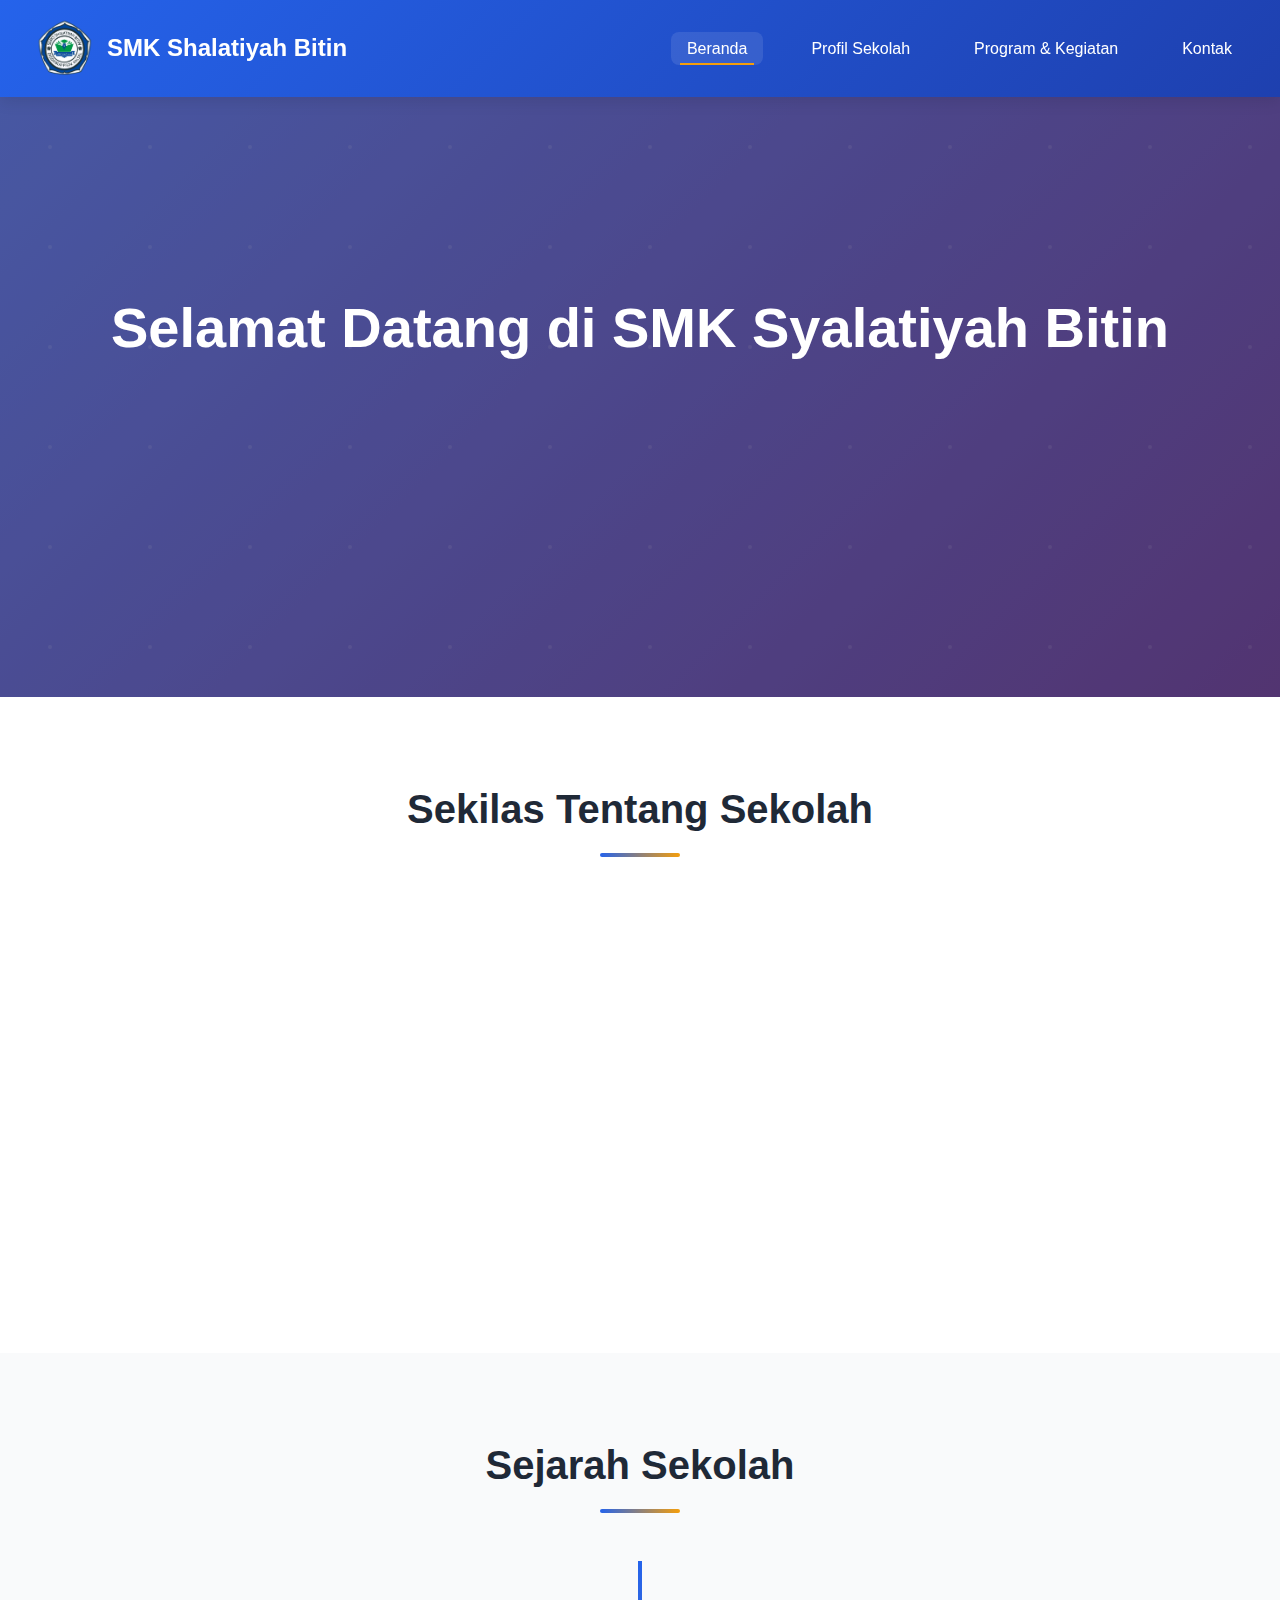
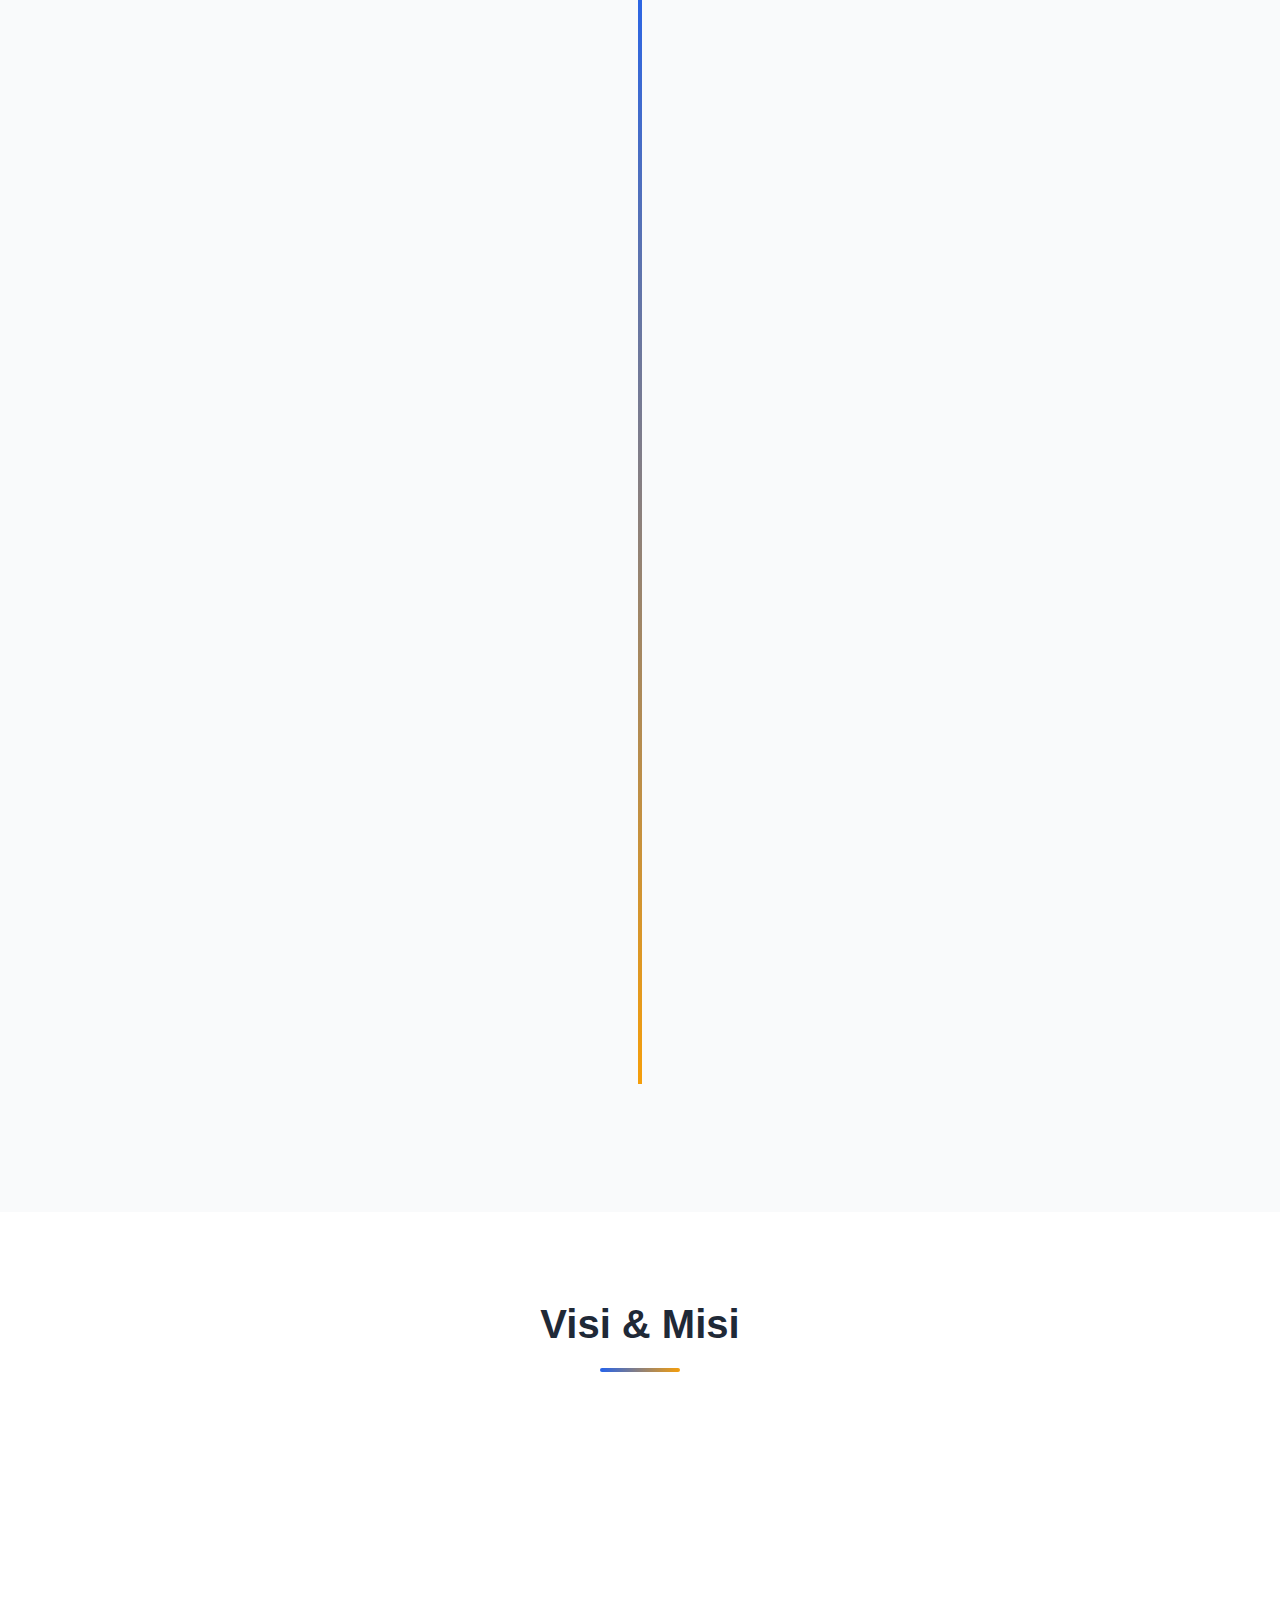
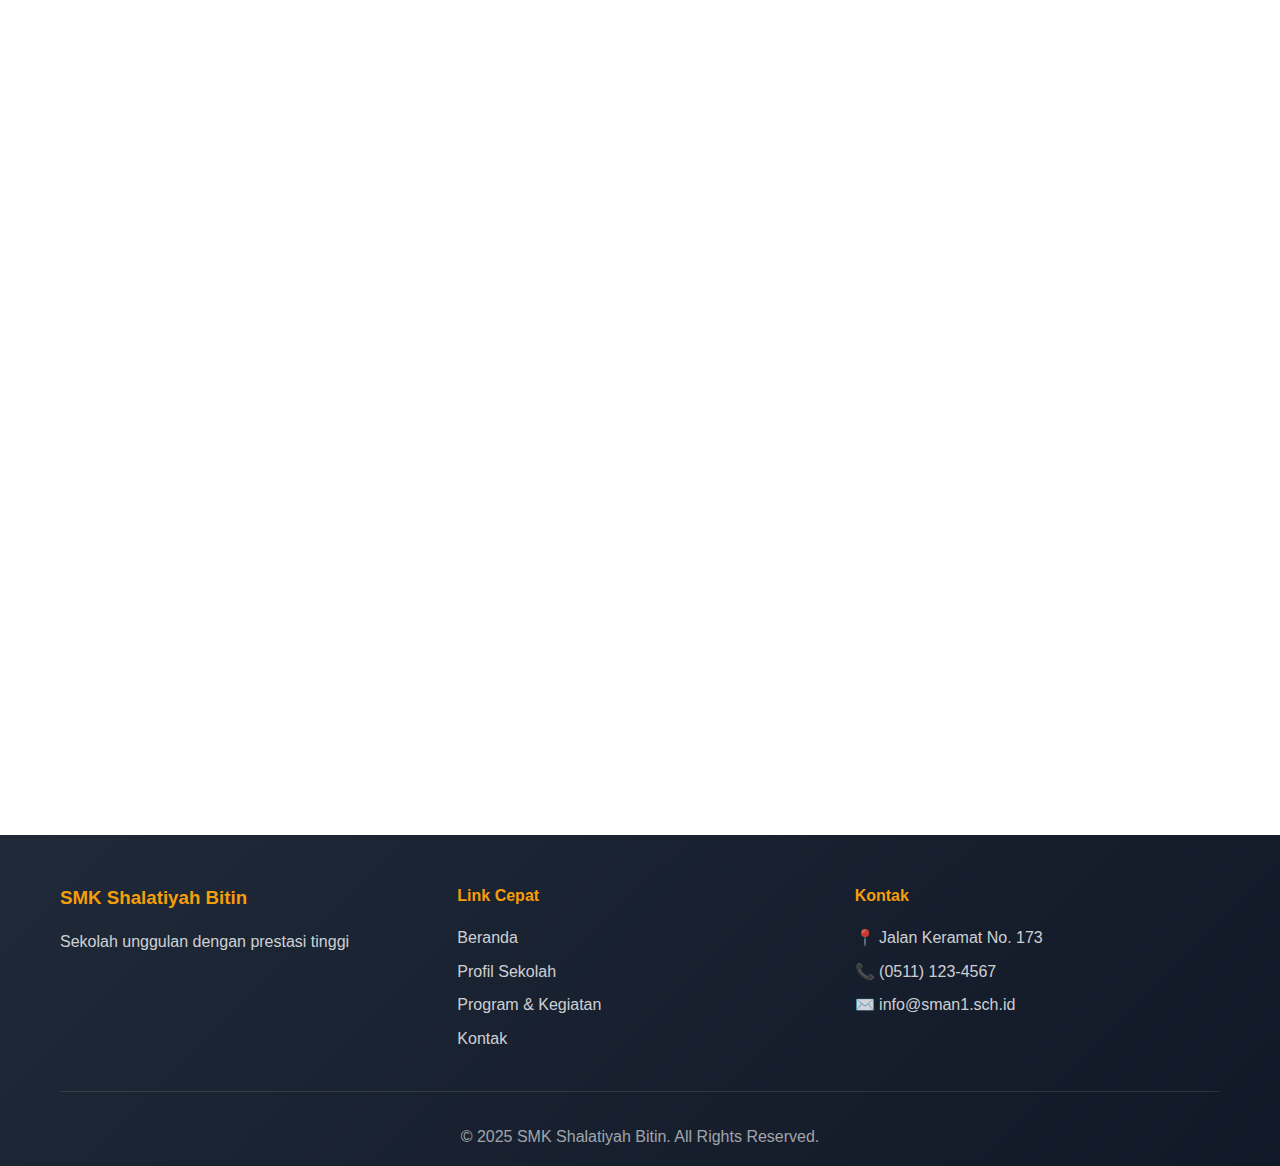
<file: index.html>
<!DOCTYPE html>
<html lang="id">

<head>
    <meta charset="UTF-8">
    <meta name="viewport" content="width=device-width, initial-scale=1.0">
    <title>SMK Syalatiyah Bitin - Beranda</title>
    <link rel="stylesheet" href="style.css">
</head>

<body>
    <!-- Navbar -->
    <nav class="navbar">
        <div class="nav-container">
            <div class="logo">
                <img src="logo.png" alt="Logo Sekolah" class="logo-img">
                <h2>SMK Shalatiyah Bitin</h2>
            </div>
            <ul class="nav-menu">
                <li><a href="index.html" class="active">Beranda</a></li>
                <li><a href="profil.html">Profil Sekolah</a></li>
                <li><a href="program.html">Program & Kegiatan</a></li>
                <li><a href="kontak.html">Kontak</a></li>
            </ul>
            <div class="hamburger">
                <span></span>
                <span></span>
                <span></span>
            </div>
        </div>
    </nav>

    <!-- Hero Section -->
    <section class="hero">
        <div class="hero-overlay"></div>
        <div class="hero-content">
            <h1 class="fade-in">Selamat Datang di SMK Syalatiyah Bitin</h1>
            <p class="fade-in delay-1">Mewujudkan Generasi Unggul, Berkarakter, dan Berprestasi</p>
            <a href="#about" class="btn fade-in delay-2">Pelajari Lebih Lanjut</a>
        </div>
    </section>

    <!-- Sekilas Sekolah -->
    <section id="about" class="section">
        <div class="container">
            <h2 class="section-title">Sekilas Tentang Sekolah</h2>
            <div class="about-grid">
                <div class="about-card slide-in-left">
                    <div class="icon">📚</div>
                    <h3>Pendidikan Berkualitas</h3>
                    <p>Kami berkomitmen memberikan pendidikan terbaik dengan kurikulum yang terintegrasi dan metode
                        pembelajaran modern.</p>
                </div>
                <div class="about-card slide-in-up">
                    <div class="icon">🏆</div>
                    <h3>Sekolah Berprestasi</h3>
                    <p>puluhan prestasi akademik dan non-akademik di tingkat lokal, nasional.</p>
                </div>
                <div class="about-card slide-in-right">
                    <div class="icon">👨‍🏫</div>
                    <h3>Tenaga Pengajar Profesional</h3>
                    <p>Didukung oleh guru-guru berpengalaman dan berkompeten di bidangnya masing-masing.</p>
                </div>
            </div>
        </div>
    </section>

    <!-- Sejarah Sekolah -->
    <section class="section bg-light">
        <div class="container">
            <h2 class="section-title">Sejarah Sekolah</h2>
            <div class="timeline">
                <div class="timeline-item">
                    <div class="timeline-dot"></div>
                    <div class="timeline-content">
                        <h3>2008</h3>
                        <p>SMKS SHALATIYAH BITIN didirikan pada tanggal 15 Oktober 2008 yang didirikan oleh Yayasan
                            Pendidikan Islam (YPI) Shalatiyah dengan Nomor SK Pendirian 421.5/1341-3/Disdikbud yang
                            berada dalam naungan Kementerian Pendidikan dan Kebudayaan</p>
                    </div>
                </div>
                <div class="timeline-item">
                    <div class="timeline-dot"></div>
                    <div class="timeline-content">
                        <h3>2021</h3>
                        <p>Lolos mewakili Provinsi Kalsel untuk lomba perpustakaan sekolah nasional	Sekolah mewakili Kalsel dalam lomba perpustakaan tingkat nasional. </p>
                    </div>
                </div>
                <div class="timeline-item">
                    <div class="timeline-dot"></div>
                    <div class="timeline-content">
                        <h3>2024</h3>
                        <p>Pelaksanaan UKK (Uji Kompetensi Keahlian) bidang Web Front-End & Administrasi bekerja sama dengan GAMELAB	Menandakan peningkatan kompetensi siswa ke arah industri digital. </p>
                    </div>
                </div>
                <div class="timeline-item">
                    <div class="timeline-dot"></div>
                    <div class="timeline-content">
                        <h3>2025 - Sekarang</h3>
                        <p>Siswa memperoleh sertifikat UKK GAMELAB sebagai bekal dunia kerja	Pelaksanaan UKK yang lain, menunjukkan keberlanjutan program vokasi. </p>
                    </div>
                </div>
            </div>
        </div>
    </section>

    <!-- Visi Misi -->
    <section class="section">
        <div class="container">
            <h2 class="section-title">Visi & Misi</h2>
            <div class="visi-misi-grid">
                <div class="visi-card">
                    <h3>🎯 Visi</h3>
                    <p>"Menjadi pusat pendidikan vokasi unggul yang mencetak lulusan berkualitas, berakhlak mulia,
                        berdaya saing global, dan mampu berkontribusi aktif dalam pembangunan bangsa, dengan
                        mengintegrasikan nilai-nilai keislaman, kearifan lokal, serta pendekatan pembelajaran mendalam
                        (deep learning)."</p>
                </div>
                <div class="misi-card">
                    <h3>🚀 Misi</h3>
                    <ul>
                        <li>
                            Menyelenggarakan pendidikan vokasi unggul dengan pendekatan deep learning yang inovatif,
                            mengintegrasikan teori dan praktik berbasis teknologi untuk membentuk kompetensi keahlian
                            yang mendalam sesuai standar industri.
                        </li>
                        <li>
                            Mengembangkan karakter siswa yang berakhlak mulia melalui internalisasi nilai-nilai
                            keislaman, etika kerja, dan kearifan lokal, agar mereka siap menghadapi dunia kerja dan
                            kehidupan bermasyarakat dengan sikap positif dan profesional.
                        </li>
                        <li>
                            Mempersiapkan lulusan yang siap kerja dan berdaya saing global melalui program magang, kelas
                            industri, teaching factory, dan sertifikasi profesi, yang memberikan pengalaman nyata sesuai
                            dengan kebutuhan dunia industri dan usaha.
                        </li>
                        <li>
                            Membangun jiwa kewirausahaan dan inovasi siswa melalui unit produksi dan jasa berbasis
                            kompetensi keahlian, yang memungkinkan siswa mengembangkan keterampilan bisnis serta
                            menciptakan solusi kreatif yang bernilai ekonomi.
                        </li>
                        <li>
                            Menciptakan lingkungan sekolah yang inklusif dan ramah anak, dengan suasana belajar yang
                            aman, nyaman, dan mendukung keberagaman serta kebutuhan seluruh siswa, termasuk siswa
                            berkebutuhan khusus, sehingga terbentuk generasi yang peduli dan bertanggung jawab.
                        </li>
                        <li>
                            Menjalin kemitraan strategis dengan dunia usaha, industri, dan perguruan tinggi untuk
                            membangun ekosistem pendidikan vokasi yang berkelanjutan, relevan dengan perkembangan zaman,
                            dan berbasis pada kebutuhan nyata dunia kerja.
                        </li>
                    </ul>
                </div>
            </div>
        </div>
    </section>

    <!-- Footer -->
    <footer class="footer">
        <div class="container">
            <div class="footer-content">
                <div class="footer-section">
                    <h3>SMK Shalatiyah Bitin</h3>
                    <p>Sekolah unggulan dengan prestasi tinggi</p>
                </div>
                <div class="footer-section">
                    <h4>Link Cepat</h4>
                    <ul>
                        <li><a href="index.html">Beranda</a></li>
                        <li><a href="profil.html">Profil Sekolah</a></li>
                        <li><a href="program.html">Program & Kegiatan</a></li>
                        <li><a href="kontak.html">Kontak</a></li>
                    </ul>
                </div>
                <div class="footer-section">
                    <h4>Kontak</h4>
                    <p>📍 Jalan Keramat No. 173</p>
                    <p>📞 (0511) 123-4567</p>
                    <p>✉️ info@sman1.sch.id</p>
                </div>
            </div>
            <div class="footer-bottom">
                <p>&copy; 2025 SMK Shalatiyah Bitin. All Rights Reserved.</p>
            </div>
        </div>
    </footer>

    <script src="script.js"></script>
</body>

</html>
</file>
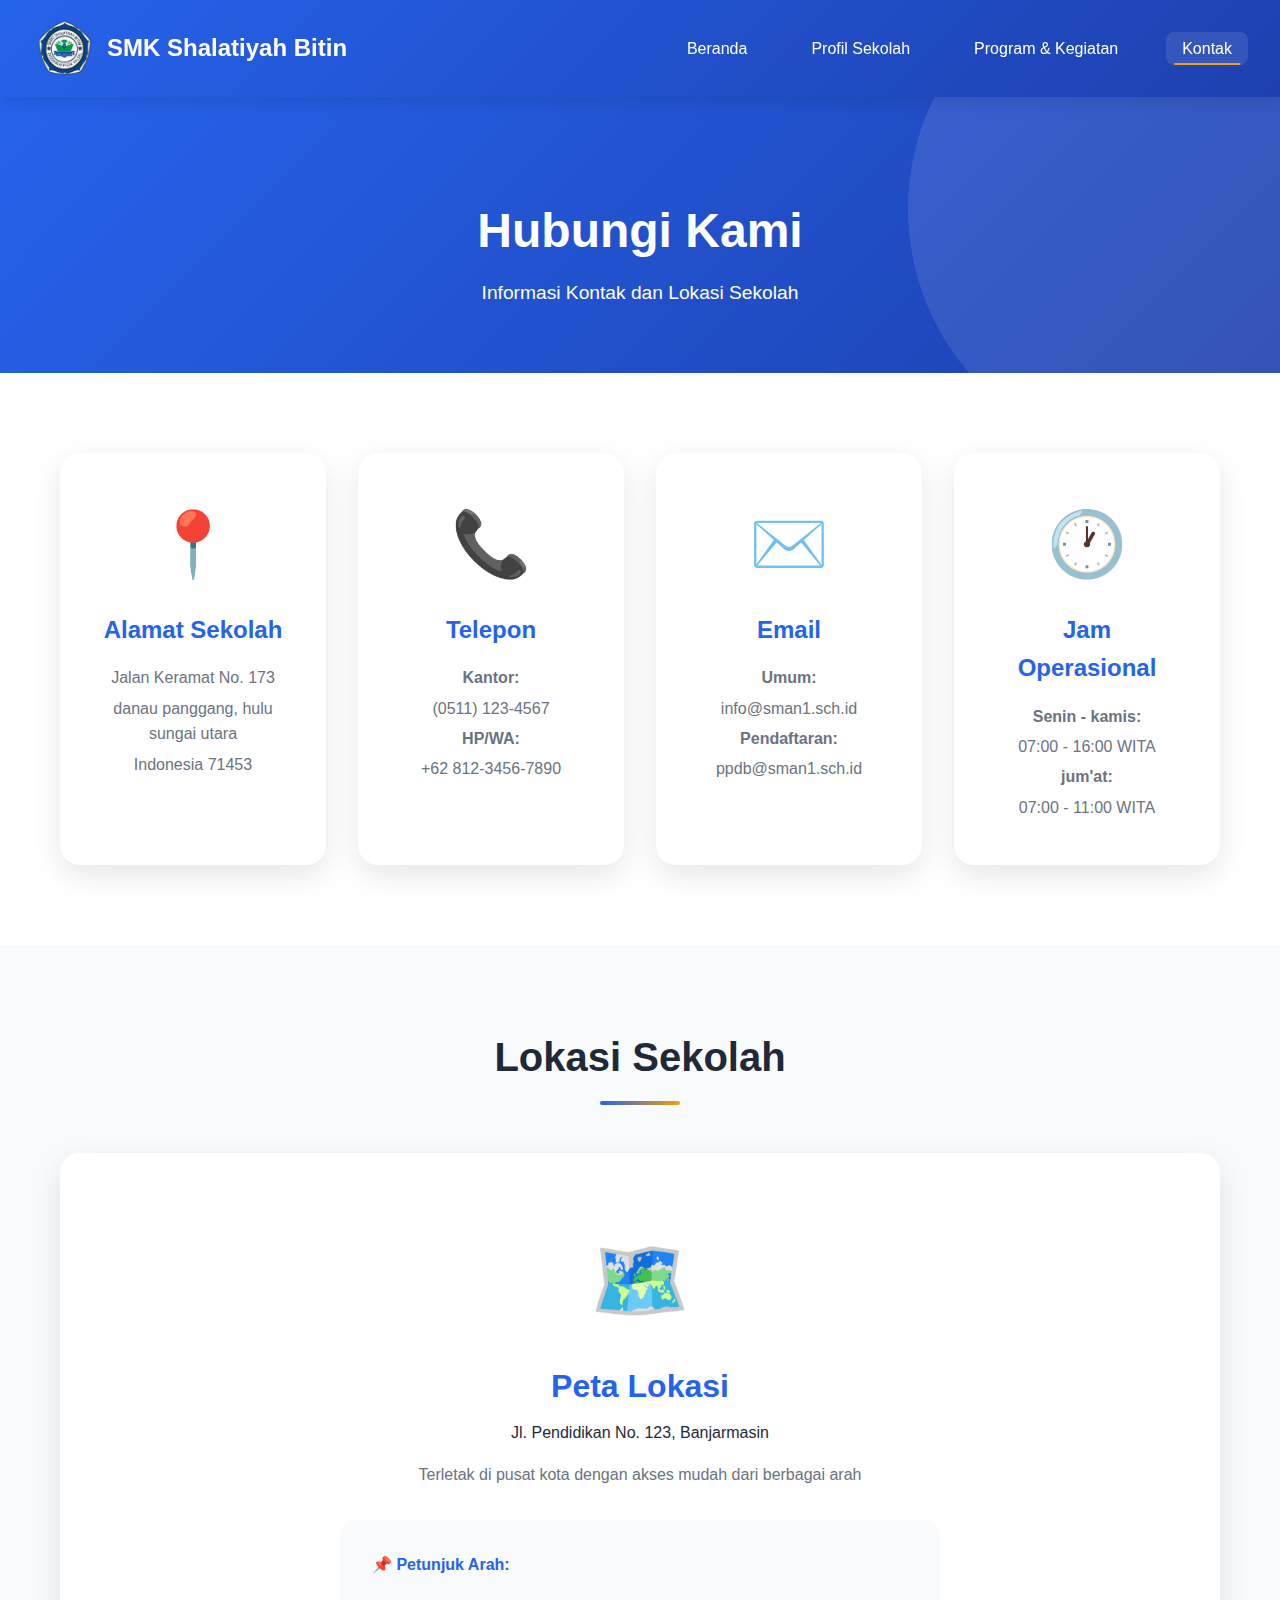
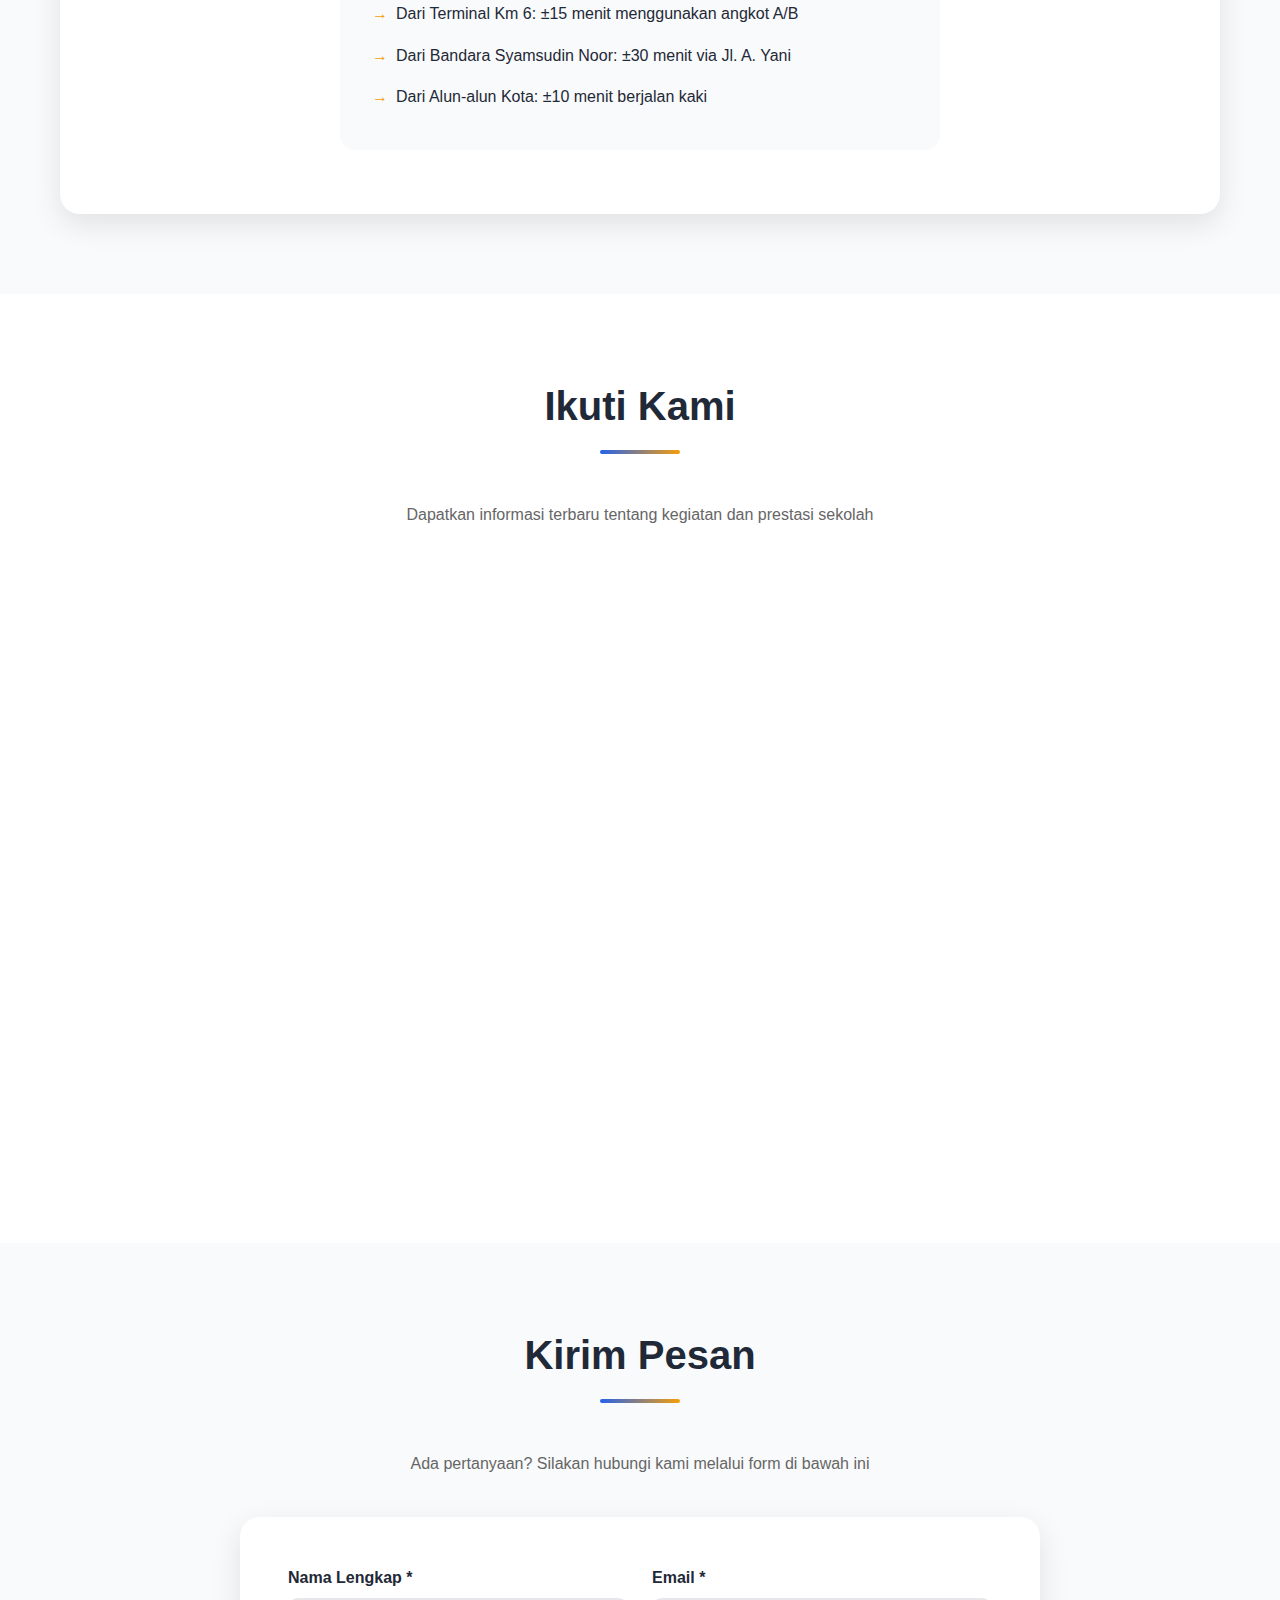
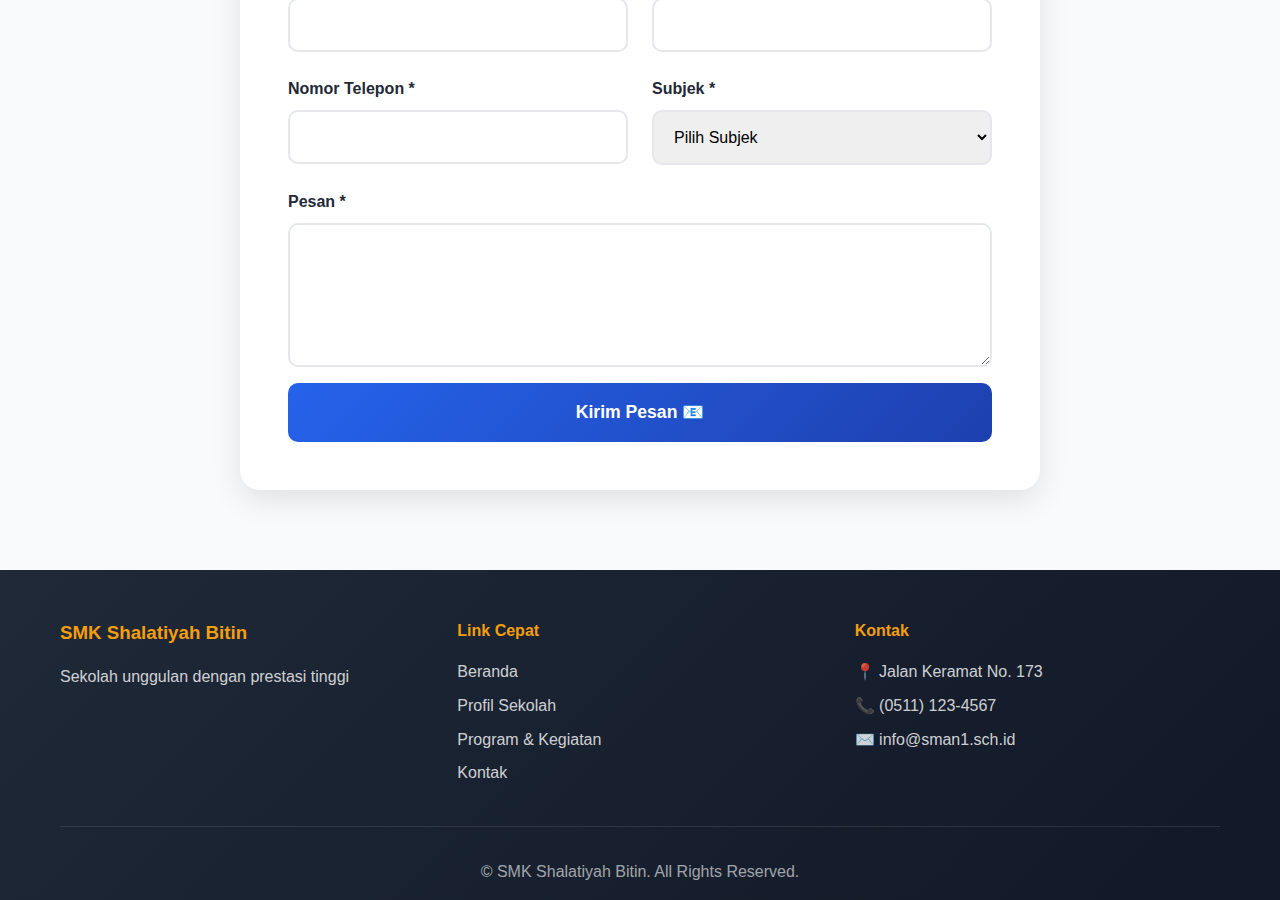
<file: kontak.html>
<!DOCTYPE html>
<html lang="id">

<head>
    <meta charset="UTF-8">
    <meta name="viewport" content="width=device-width, initial-scale=1.0">
    <title>SMK Syalatiyah Bitin- Kontak</title>
    <link rel="stylesheet" href="style.css">
</head>

<body>
    <!-- Navbar -->
    <nav class="navbar">
        <div class="nav-container">
            <div class="logo">
                <img src="logo.png" alt="Logo Sekolah" class="logo-img">
                <h2>SMK Shalatiyah Bitin</h2>
            </div>
            <ul class="nav-menu">
                <li><a href="index.html">Beranda</a></li>
                <li><a href="profil.html">Profil Sekolah</a></li>
                <li><a href="program.html">Program & Kegiatan</a></li>
                <li><a href="kontak.html" class="active">Kontak</a></li>
            </ul>
            <div class="hamburger">
                <span></span>
                <span></span>
                <span></span>
            </div>
        </div>
    </nav>

    <!-- Page Header -->
    <section class="page-header">
        <h1>Hubungi Kami</h1>
        <p>Informasi Kontak dan Lokasi Sekolah</p>
    </section>

    <!-- Kontak Section -->
    <section class="section">
        <div class="container">
            <div class="contact-grid">
                <!-- Alamat -->
                <div class="contact-card">
                    <div class="contact-icon">📍</div>
                    <h3>Alamat Sekolah</h3>
                    <p>Jalan Keramat No. 173</p>
                    <p>danau panggang, hulu sungai utara</p>
                    <p>Indonesia 71453</p>
                </div>

                <!-- Telepon -->
                <div class="contact-card">
                    <div class="contact-icon">📞</div>
                    <h3>Telepon</h3>
                    <p><strong>Kantor:</strong></p>
                    <p>(0511) 123-4567</p>
                    <p><strong>HP/WA:</strong></p>
                    <p>+62 812-3456-7890</p>
                </div>

                <!-- Email -->
                <div class="contact-card">
                    <div class="contact-icon">✉️</div>
                    <h3>Email</h3>
                    <p><strong>Umum:</strong></p>
                    <p>info@sman1.sch.id</p>
                    <p><strong>Pendaftaran:</strong></p>
                    <p>ppdb@sman1.sch.id</p>
                </div>

                <!-- Jam Operasional -->
                <div class="contact-card">
                    <div class="contact-icon">🕐</div>
                    <h3>Jam Operasional</h3>
                    <p><strong>Senin - kamis:</strong></p>
                    <p>07:00 - 16:00 WITA</p>
                    <p><strong>jum'at:</strong></p>
                    <p>07:00 - 11:00 WITA</p>
                </div>
            </div>
        </div>
    </section>

    <!-- Peta Lokasi -->
    <section class="section bg-light">
        <div class="container">
            <h2 class="section-title">Lokasi Sekolah</h2>
            <div class="map-container">
                <div class="map-placeholder">
                    <div class="map-icon">🗺️</div>
                    <h3>Peta Lokasi</h3>
                    <p>Jl. Pendidikan No. 123, Banjarmasin</p>
                    <p class="map-info">Terletak di pusat kota dengan akses mudah dari berbagai arah</p>
                    <div class="map-directions">
                        <h4>📌 Petunjuk Arah:</h4>
                        <ul>
                            <li>Dari Terminal Km 6: ±15 menit menggunakan angkot A/B</li>
                            <li>Dari Bandara Syamsudin Noor: ±30 menit via Jl. A. Yani</li>
                            <li>Dari Alun-alun Kota: ±10 menit berjalan kaki</li>
                        </ul>
                    </div>
                </div>
            </div>
        </div>
    </section>

    <!-- Media Sosial -->
    <section class="section">
        <div class="container">
            <h2 class="section-title">Ikuti Kami</h2>
            <p style="text-align: center; margin-bottom: 40px; color: #666;">
                Dapatkan informasi terbaru tentang kegiatan dan prestasi sekolah
            </p>
            <div class="social-grid">
                <a href="#" class="social-card facebook">
                    <div class="social-icon">📘</div>
                    <h3>Facebook</h3>
                    <p>@SMANegeri1Official</p>
                    <span class="social-followers">12.5K Followers</span>
                </a>

                <a href="#" class="social-card instagram">
                    <div class="social-icon">📷</div>
                    <h3>Instagram</h3>
                    <p>@sman1_official</p>
                    <span class="social-followers">15.8K Followers</span>
                </a>

                <a href="#" class="social-card youtube">
                    <div class="social-icon">📺</div>
                    <h3>YouTube</h3>
                    <p>SMA Negeri 1 Channel</p>
                    <span class="social-followers">8.2K Subscribers</span>
                </a>

                <a href="#" class="social-card twitter">
                    <div class="social-icon">🐦</div>
                    <h3>Twitter</h3>
                    <p>@SMAN1Official</p>
                    <span class="social-followers">6.4K Followers</span>
                </a>

                <a href="#" class="social-card tiktok">
                    <div class="social-icon">🎵</div>
                    <h3>TikTok</h3>
                    <p>@sman1.official</p>
                    <span class="social-followers">22.1K Followers</span>
                </a>

                <a href="#" class="social-card website">
                    <div class="social-icon">🌐</div>
                    <h3>Website</h3>
                    <p>www.sman1.sch.id</p>
                    <span class="social-followers">Official Website</span>
                </a>
            </div>
        </div>
    </section>

    <!-- Form Kontak -->
    <section class="section bg-light">
        <div class="container">
            <h2 class="section-title">Kirim Pesan</h2>
            <p style="text-align: center; margin-bottom: 40px; color: #666;">
                Ada pertanyaan? Silakan hubungi kami melalui form di bawah ini
            </p>
            <div class="contact-form-container">
                <form class="contact-form" id="contactForm">
                    <div class="form-row">
                        <div class="form-group">
                            <label for="nama">Nama Lengkap *</label>
                            <input type="text" id="nama" name="nama" required>
                        </div>
                        <div class="form-group">
                            <label for="email">Email *</label>
                            <input type="email" id="email" name="email" required>
                        </div>
                    </div>

                    <div class="form-row">
                        <div class="form-group">
                            <label for="telepon">Nomor Telepon *</label>
                            <input type="tel" id="telepon" name="telepon" required>
                        </div>
                        <div class="form-group">
                            <label for="subjek">Subjek *</label>
                            <select id="subjek" name="subjek" required>
                                <option value="">Pilih Subjek</option>
                                <option value="informasi">Informasi Umum</option>
                                <option value="ppdb">Pendaftaran Siswa Baru</option>
                                <option value="akademik">Akademik</option>
                                <option value="kerjasama">Kerjasama</option>
                                <option value="lainnya">Lainnya</option>
                            </select>
                        </div>
                    </div>

                    <div class="form-group">
                        <label for="pesan">Pesan *</label>
                        <textarea id="pesan" name="pesan" rows="6" required></textarea>
                    </div>

                    <button type="submit" class="btn-submit">
                        Kirim Pesan 📧
                    </button>
                </form>
            </div>
        </div>
    </section>

    <!-- Footer -->
    <footer class="footer">
        <div class="container">
            <div class="footer-content">
                <div class="footer-section">
                    <h3>SMK Shalatiyah Bitin</h3>
                    <p>Sekolah unggulan dengan prestasi tinggi</p>
                </div>
                <div class="footer-section">
                    <h4>Link Cepat</h4>
                    <ul>
                        <li><a href="index.html">Beranda</a></li>
                        <li><a href="profil.html">Profil Sekolah</a></li>
                        <li><a href="program.html">Program & Kegiatan</a></li>
                        <li><a href="kontak.html">Kontak</a></li>
                    </ul>
                </div>
                <div class="footer-section">
                    <h4>Kontak</h4>
                    <p>📍 Jalan Keramat No. 173</p>
                    <p>📞 (0511) 123-4567</p>
                    <p>✉️ info@sman1.sch.id</p>
                </div>
            </div>
            <div class="footer-bottom">
                <p>&copy; SMK Shalatiyah Bitin. All Rights Reserved.</p>
            </div>
        </div>
    </footer>

    <script src="script.js"></script>
</body>

</html>
</file>
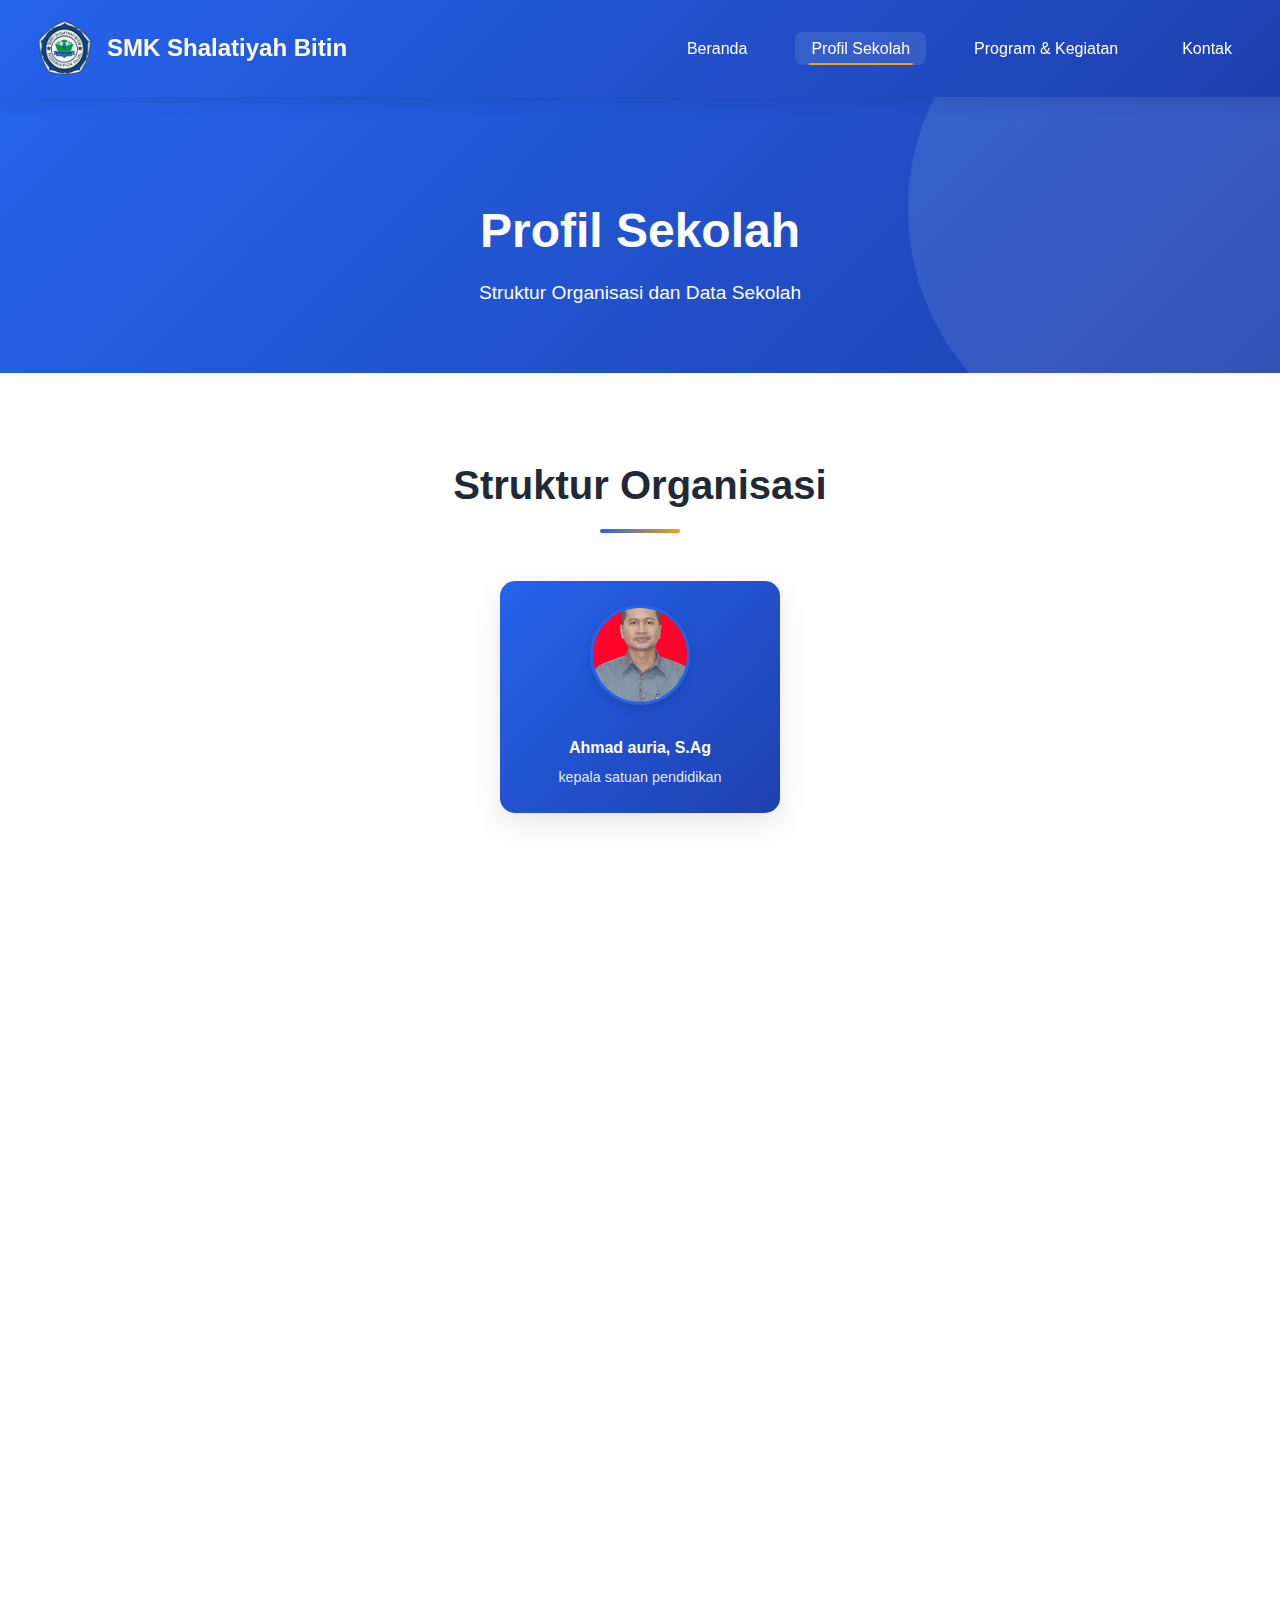
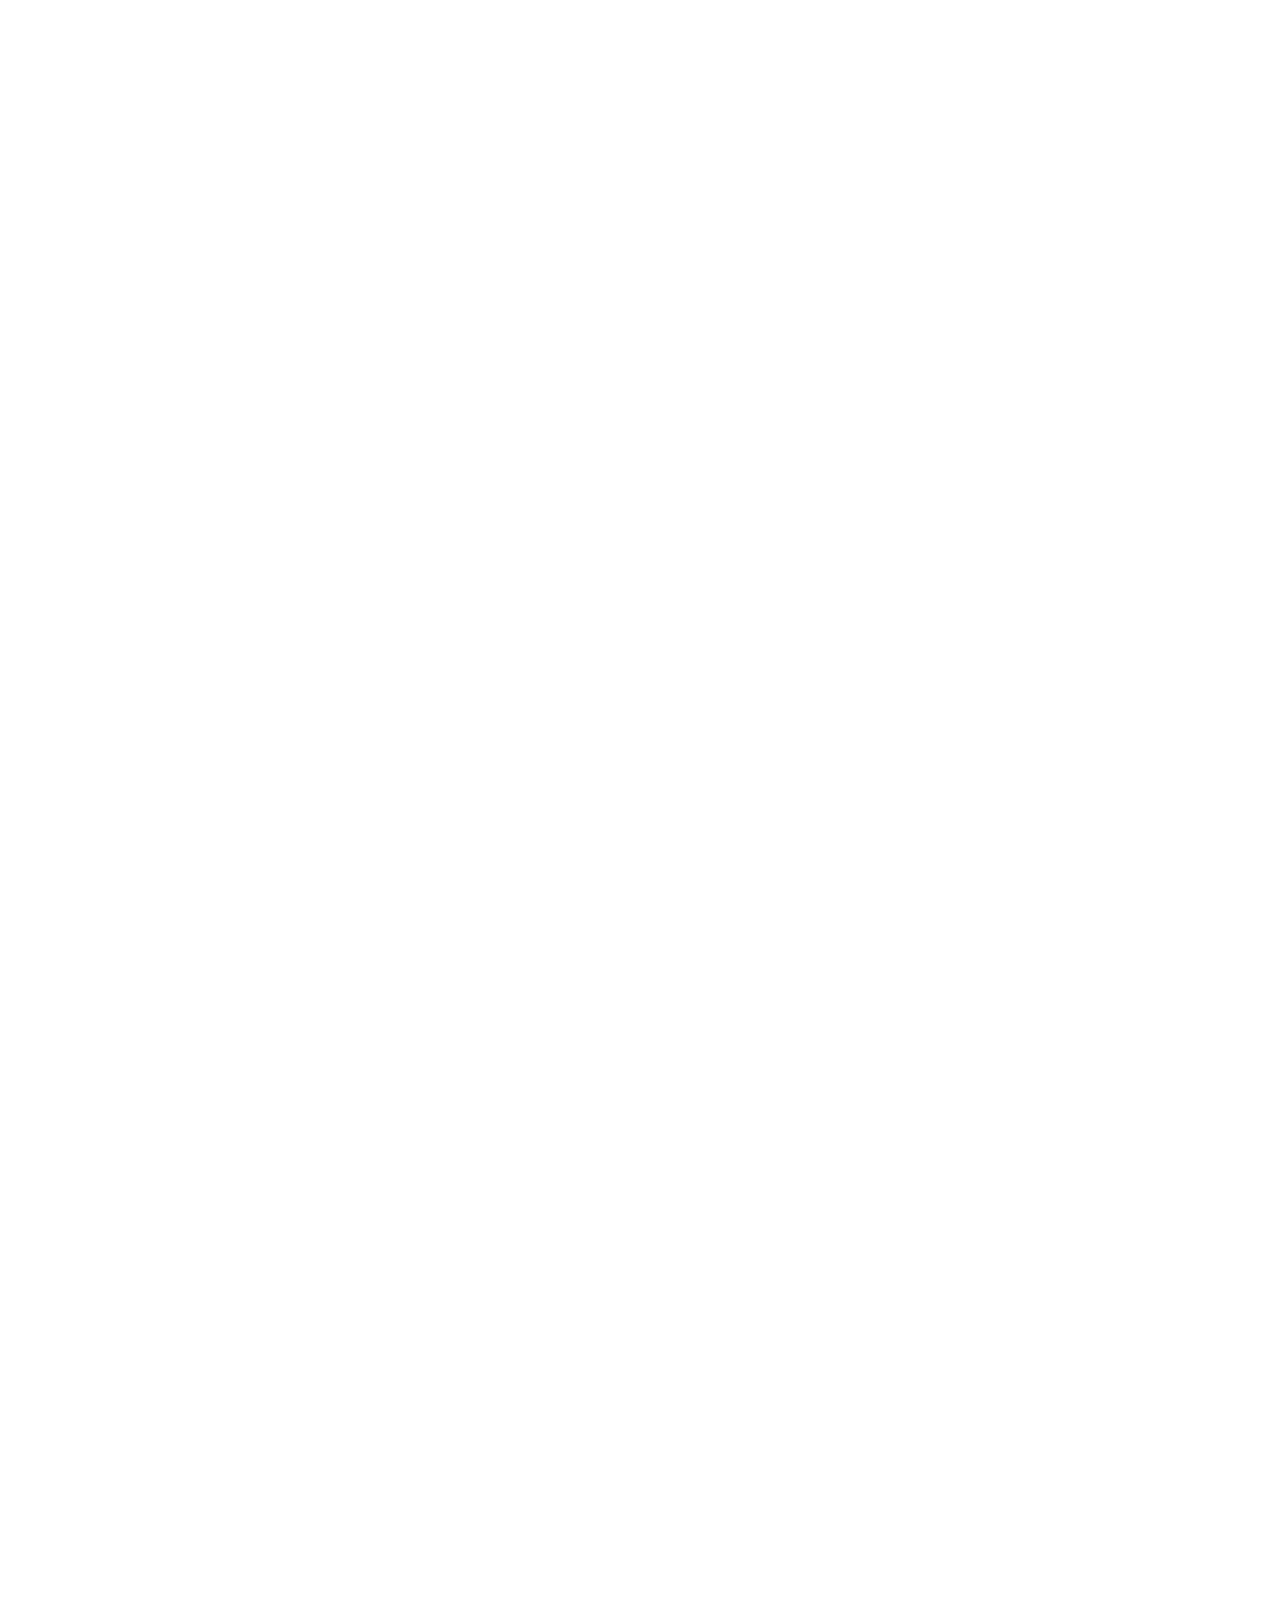
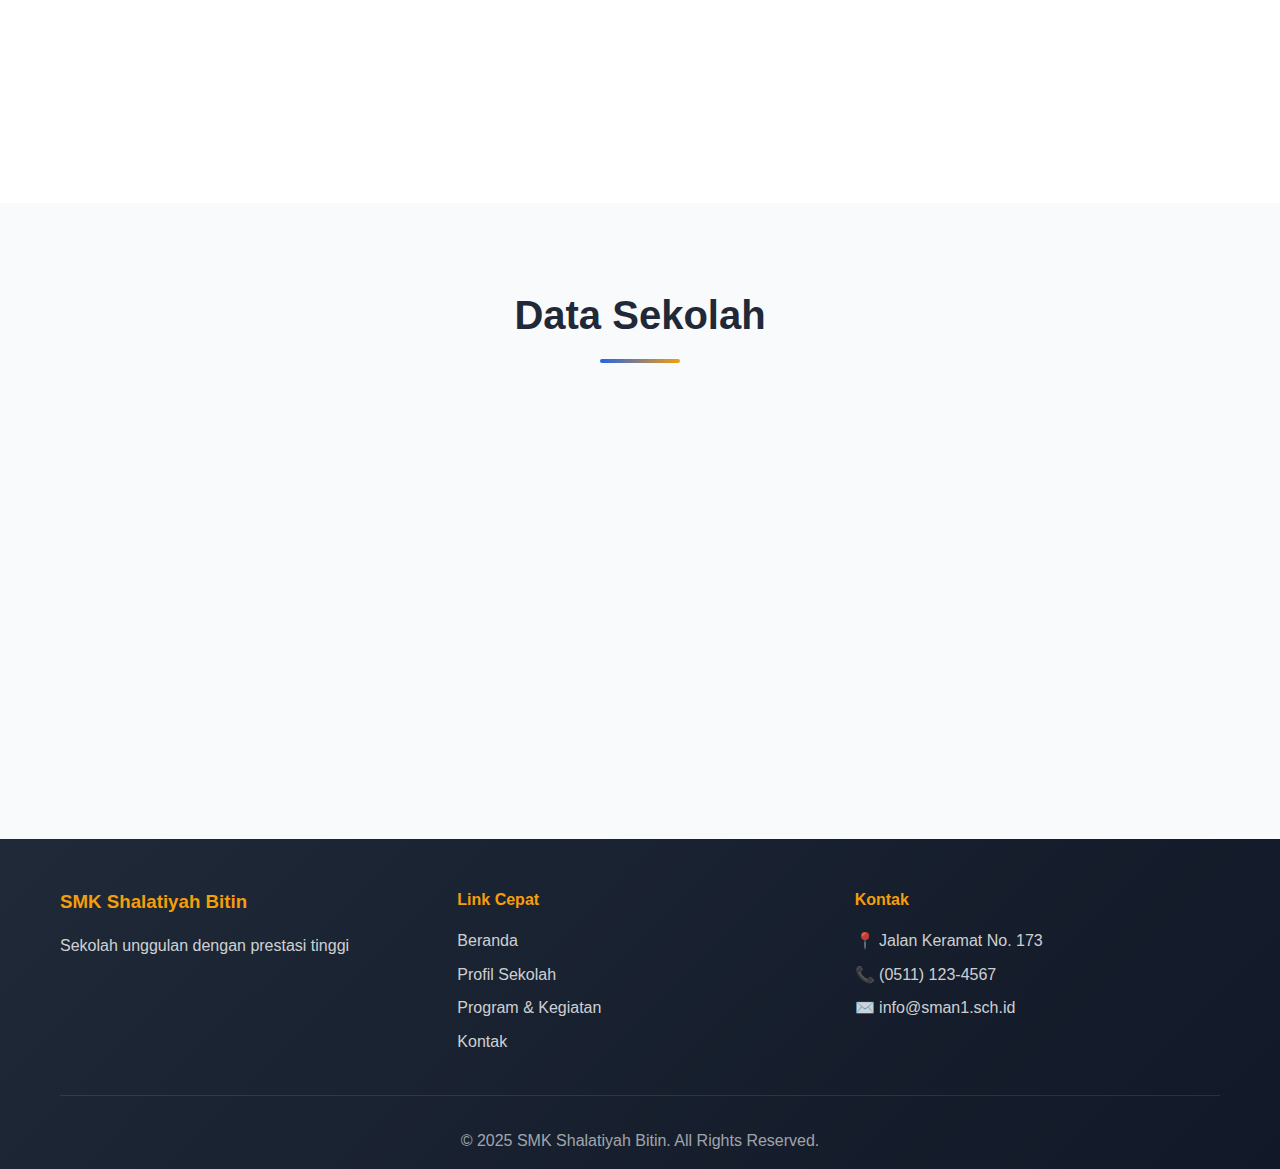
<file: profil.html>
<!DOCTYPE html>
<html lang="id">

<head>
    <meta charset="UTF-8">
    <meta name="viewport" content="width=device-width, initial-scale=1.0">
    <title>SMA Negeri 1 - Profil Sekolah</title>
    <link rel="stylesheet" href="style.css">
</head>

<body>
    <!-- Navbar -->
    <nav class="navbar">
        <div class="nav-container">
            <div class="logo">
                <img src="logo.png" alt="Logo Sekolah" class="logo-img">
                <h2>SMK Shalatiyah Bitin</h2>
            </div>
            <ul class="nav-menu">
                <li><a href="index.html">Beranda</a></li>
                <li><a href="profil.html" class="active">Profil Sekolah</a></li>
                <li><a href="program.html">Program & Kegiatan</a></li>
                <li><a href="kontak.html">Kontak</a></li>
            </ul>
            <div class="hamburger">
                <span></span>
                <span></span>
                <span></span>
            </div>
        </div>
    </nav>

    <!-- Page Header -->
    <section class="page-header">
        <h1>Profil Sekolah</h1>
        <p>Struktur Organisasi dan Data Sekolah</p>
    </section>

    <!-- Struktur Organisasi -->
    <section class="section">
        <div class="container">
            <h2 class="section-title">Struktur Organisasi</h2>
            <div class="org-structure">

                <!-- Kepala Sekolah -->
                <div class="org-level">
                    <div class="org-card kepala">
                        <div class="org-photo">
                            <img src="guru/ahmad-auria.png">
                        </div>
                        <h4>Ahmad auria, S.Ag</h4>
                        <p>kepala satuan pendidikan</p>
                    </div>
                </div>

                <!-- Wakil Kepala Sekolah -->
                <div class="org-level">
                    <div class="org-card">
                        <div class="org-photo">
                            <img src="guru/dianuddin.png">
                        </div>
                        <h4>Dianuddin Al maki,S.Ag</h4>
                        <p>Wakasek Kurikulum, dan inovasi pembelajaran mendalam</p>
                    </div>
                    <div class="org-card">
                        <div class="org-photo">
                            <img src="guru/mahri.png">
                        </div>
                        <h4>mahri, S.Pd</h4>
                        <p>Wakasek bidang kesiswaan, dan penguatan karakter profil pelajar pancasila</p>
                    </div>
                    <div class="org-card">
                        <div class="org-photo">
                            <img src="guru/mirfat.png">
                        </div>
                        <h4>mirfat, S.Pd</h4>
                        <p>ketua program keahlian busana (Desain & produksi busana)</p>
                    </div>
                    <div class="org-card">
                        <div class="org-photo">
                            <img src="guru/lailatul.png">
                        </div>
                        <h4>Siti lailatul rafi'ah, S.Pd</h4>
                        <p>ketua program keahlian mplb (manajemen perkantoran)</p>
                    </div>
                </div>

                <!-- Koordinator -->
                <div class="org-level">
                    <div class="org-card small">
                        <div class="org-photo"><img src="guru/rinawati.png"></div>
                        <h4>Rinawati, S.Kom</h4>
                        <p>ketua program keahlian teknik komputer & Informatika (teknik komputer & jaringan)</p>
                    </div>
                    <div class="org-card small">
                        <div class="org-photo"><img src="guru/rizki.png"></div>
                        <h4>M.Rizki, S.Pd</h4>
                        <p>ketua Program keahlian teknik otomotif (teknik sepeda motor)</p>
                    </div>
                    <div class="org-card small">
                        <div class="org-photo"><img src="guru/ma'rifatullah.png"></div>
                        <h4>Ma'rifatullah, S.Ag</h4>
                        <p>ketua Pengembangan pendidikan muatan kepesantrenan</p>
                    </div>
                    <div class="org-card small">
                        <div class="org-photo"><img src="guru/yulida.png"></div>
                        <h4>Yulida erliani, S.Pd</h4>
                        <p>Bendehara BOSP</p>
                    </div>
                </div>

                <!-- Guru Mata Pelajaran -->
                <div class="org-level">
                    <div class="org-card small">
                        <div class="org-photo"><img src="guru/zainab.png"></div>
                        <h4>Zainab Makiyah, S.Pd</h4>
                        <p>pengelola unit usaha kantin Zhafira</p>
                    </div>
                    <div class="org-card small">
                        <div class="org-photo"><img src="guru/nida.png"></div>
                        <h4>Nida munirah, S.M</h4>
                        <p>bendahara gajih GTT-PTT</p>
                    </div>
                    <div class="org-card small">
                        <div class="org-photo"><img src="guru/kanahka.png"></div>
                        <h4>Kanahka,S.AP</h4>
                        <p>operator dapotik & tracer studi</p>
                    </div>
                    <div class="org-card small">
                        <div class="org-photo"><img src="guru/pahriadi.png"></div>
                        <h4>Pahriadi, S.Pd</h4>
                        <p>wali kelas 11 DPB</p>
                    </div>
                    <div class="org-card small">
                        <div class="org-photo"><img src="guru/ainah.png"></div>
                        <h4>Noor Ainah, S.Pd</h4>
                        <p>Wakasek bidang humas, dan kemitraan strategis dengan iduka</p>
                    </div>
                    <div class="org-card small">
                        <div class="org-photo"><img src="guru/abdul.png"></div>
                        <h4>Abdul Hamid, S.AP</h4>
                        <p>wali kelas 10B MP</p>
                    </div>
                </div>

                <!-- Baris Tambahan -->
                <div class="org-level">
                    <div class="org-card small">
                        <div class="org-photo"><img src="guru/humaini.png"></div>
                        <h4>Humadi, S.AP</h4>
                        <p>wali kelas 12A MP/ketua BKK SKS</p>
                    </div>
                    <div class="org-card small">
                        <div class="org-photo"><img src="guru/radiani.png"></div>
                        <h4>radiani, S.AP</h4>
                        <p>tenaga administrasi sekolah</p>
                    </div>
                    <div class="org-card small">
                        <div class="org-photo"><img src="guru/noviana.png"></div>
                        <h4>noviana, S.AP</h4>
                        <p>wali kelas 10A MP</p>
                    </div>
                    <div class="org-card small">
                        <div class="org-photo"><img src="guru/aziz.png"></div>
                        <h4>Aziz muslim, S.Pd</h4>
                        <p></p>
                    </div>
                    <div class="org-card small">
                        <div class="org-photo"><img src="guru/syahrani.png"></div>
                        <h4>syahrani</h4>
                        <p></p>
                    </div>
                    <div class="org-card small">
                        <div class="org-photo"><img src="guru/istikamah.png"></div>
                        <h4>Istikamah, S.Pd</h4>
                        <p>wali kelas 11B MP</p>
                    </div>
                </div>

                <!-- Baris Terakhir Guru -->
                <div class="org-level">
                    <div class="org-card small">
                        <div class="org-photo"><img src="guru/kafian.png"></div>
                        <h4>H.Kafian Arif, S.Pd</h4>
                        <p></p>
                    </div>
                    <div class="org-card small">
                        <div class="org-photo"><img src="guru/noor.png"></div>
                        <h4>Noor Hasanah, S.Pd</h4>
                        <p>wali kelas 10B TSM</p>
                    </div>
                    <div class="org-card small">
                        <div class="org-photo"><img src="guru/suci.png"></div>
                        <h4>Suci kurniawan, S.Kom</h4>
                        <p></p>
                    </div>
                    <div class="org-card small">
                        <div class="org-photo"><img src="guru/ahmad.png"></div>
                        <h4>Ahmad Rizkani Hasan, S.Pd</h4>
                        <p>wakasek bidang sapras, dan digitalisasi infrastruktur</p>
                    </div>
                    <div class="org-card small">
                        <div class="org-photo"><img src="guru/syihabudin.png"></div>
                        <h4>Syihahbudin, M.Pd</h4>
                        <p></p>
                    </div>
                    <!-- Tambahan Guru ke-33 -->
                    <div class="org-card small">
                        <div class="org-photo"><img src="guru/ma'ani.png"></div>
                        <h4>M. Ma'ani</h4>
                        <p></p>
                    </div>
                    <div class="org-card small">
                        <div class="org-photo"><img src="guru/hamdani.png"></div>
                        <h4>Hamdani</h4>
                        <p></p>
                    </div>
                </div>

                <!-- Staf -->
                <div class="org-level">
                    <div class="org-card small">
                        <div class="org-photo"><img src="guru/supiannor.png"></div>
                        <h4>Supiannor</h4>
                        <p></p>
                    </div>
                    <div class="org-card small">
                        <div class="org-photo"><img src="guru/jannah.png"></div>
                        <h4>Nor Jannah</h4>
                        <p>Kepala Perpustakaan</p>
                    </div>
                    <div class="org-card small">
                        <div class="org-photo"><img src="guru/istiqamah.png"></div>
                        <h4>Istiqamah</h4>
                        <p></p>
                    </div>
                    <div class="org-card small">
                        <div class="org-photo"><img src="guru/musyirah.png"></div>
                        <h4>Al-Musyirah</h4>
                        <p></p>
                    </div>
                    <div class="org-card small">
                        <div class="org-photo"><img src="guru/siti.png"></div>
                        <h4>Siti Nazwa</h4>
                        <p></p>
                    </div>
                </div>
            </div>
        </div>
    </section>

    <!-- Data Sekolah -->
    <section class="section bg-light">
        <div class="container">
            <h2 class="section-title">Data Sekolah</h2>
            <div class="data-grid">
                <!-- Jumlah Guru -->
                <div class="data-card" onclick="toggleData('guru')">
                    <div class="data-icon">👨‍🏫</div>
                    <h3>33</h3>
                    <p>Guru</p>
                    <span class="click-info">Klik untuk detail</span>
                </div>

                <!-- Jumlah Staf -->
                <div class="data-card" onclick="toggleData('staf')">
                    <div class="data-icon">👔</div>
                    <h3>3</h3>
                    <p>Staf</p>
                    <span class="click-info">Klik untuk detail</span>
                </div>

                <!-- Jumlah Siswa -->
                <div class="data-card" onclick="toggleData('siswa')">
                    <div class="data-icon">👨‍🎓</div>
                    <h3>384</h3>
                    <p>Siswa</p>
                    <span class="click-info">Klik untuk detail</span>
                </div>
            </div>

            <!-- Modal Guru -->
            <div id="modal-guru" class="modal">
                <div class="modal-content">
                    <span class="close" onclick="closeModal('guru')">&times;</span>
                    <h3>Daftar Guru</h3>
                    <div class="list-content">
                        <ul class="name-list">
                            <li>Ahmad Auria, S.Ag</li>
                            <li>Dianuddin Al Maki, S.Pd</li>
                            <li>Mahri, S.Pd</li>
                            <li>Mirfat, S.Pd</li>
                            <li>Siti Lailatul Rafi'ah, S.Pd</li>
                            <li>Rinawati, S.Kom</li>
                            <li>M. Rizki, S.Pd</li>
                            <li>Ma'rifatullah, S.Ag</li>
                            <li>Yulida Erliani, S.Pd</li>
                            <li>Zainab Makiyah, S.Pd</li>
                            <li>Nida Munirah, S.M</li>
                            <li>Kanahka, S.AP</li>
                            <li>Pahriadi, S.Pd</li>
                            <li>Noor Ainah, S.Pd</li>
                            <li>Abdul Hamid, S.AP</li>
                            <li>Abdul Hamid, S.AP</li>
                            <li>Humaini, S.AP</li>
                            <li>Radiani, S.AP</li>
                            <li>Noviana,S.AP</li>
                            <li>Aziz Muslim, S.Pd</li>
                            <li>Syahrani</li>
                            <li>Istikamah, S.Pd</li>
                            <li>H. Kafian Arif, S.Pd</li>
                            <li>Noor Hasanah, S.Pd</li>
                            <li>Suci Kurniawan, S.Kom</li>
                            <li>Ahmad Rizkani Hasan, S.Pd</li>
                            <li>Syihabudin, M.Pd</li>
                            <li>M. Ma'ani</li>
                            <li>Hamdani</li>
                            <li>Supiannor</li>
                            <li>Nor Jannah, S.Pd</li>
                            <li>Istiqamah</li>
                            <li>Al-Musyirah</li>
                            <li>Siti Nazwa</li>

                        </ul>
                    </div>
                </div>
            </div>

            <!-- Modal Staf -->
            <div id="modal-staf" class="modal">
                <div class="modal-content">
                    <span class="close" onclick="closeModal('staf')">&times;</span>
                    <h3>Daftar Staf</h3>
                    <div class="list-content">
                        <ul class="name-list">
                            <li>Radiani, S.AP - staf TU</li>
                            <li>Humaini, S.AP - staf TU</li>
                            <li>Noor Hasanah, S.Pd - staf TU</li>
                        </ul>
                    </div>
                </div>
            </div>

            <!-- Modal Siswa -->
            <div id="modal-siswa" class="modal">
                <div class="modal-content">
                    <span class="close" onclick="closeModal('siswa')">&times;</span>
                    <h3>Data Siswa</h3>
                    <div class="gender-buttons">
                        <button class="gender-btn active" onclick="showGender('laki')">
                            👨‍🎓 Laki-laki
                        </button>
                        <button class="gender-btn" onclick="showGender('perempuan')">
                            👩‍🎓 Perempuan
                        </button>
                    </div>
                    <div id="data-laki" class="gender-data">
                        <div class="total-display">
                            <h2>195</h2>
                            <p>Siswa Laki-laki</p>
                        </div>
                        <div class="detail-grid">
                            <div class="detail-item">
                                <h4>Kelas X</h4>
                                <p>80 Siswa</p>
                            </div>
                            <div class="detail-item">
                                <h4>Kelas XI</h4>
                                <p>63 Siswa</p>
                            </div>
                            <div class="detail-item">
                                <h4>Kelas XII</h4>
                                <p>52 Siswa</p>
                            </div>
                        </div>
                    </div>
                    <div id="data-perempuan" class="gender-data" style="display: none;">
                        <div class="total-display">
                            <h2>189</h2>
                            <p>Siswa Perempuan</p>
                        </div>
                        <div class="detail-grid">
                            <div class="detail-item">
                                <h4>Kelas X</h4>
                                <p>70 Siswa</p>
                            </div>
                            <div class="detail-item">
                                <h4>Kelas XI</h4>
                                <p>55 Siswa</p>
                            </div>
                            <div class="detail-item">
                                <h4>Kelas XII</h4>
                                <p>64 Siswa</p>
                            </div>
                        </div>
                    </div>
                </div>
            </div>
        </div>
    </section>

    <!-- Footer -->
    <footer class="footer">
        <div class="container">
            <div class="footer-content">
                <div class="footer-section">
                    <h3>SMK Shalatiyah Bitin</h3>
                    <p>Sekolah unggulan dengan prestasi tinggi</p>
                </div>
                <div class="footer-section">
                    <h4>Link Cepat</h4>
                    <ul>
                        <li><a href="index.html">Beranda</a></li>
                        <li><a href="profil.html">Profil Sekolah</a></li>
                        <li><a href="program.html">Program & Kegiatan</a></li>
                        <li><a href="kontak.html">Kontak</a></li>
                    </ul>
                </div>
                <div class="footer-section">
                    <h4>Kontak</h4>
                    <p>📍 Jalan Keramat No. 173</p>
                    <p>📞 (0511) 123-4567</p>
                    <p>✉️ info@sman1.sch.id</p>
                </div>
            </div>
            <div class="footer-bottom">
                <p>&copy; 2025 SMK Shalatiyah Bitin. All Rights Reserved.</p>
            </div>
        </div>
    </footer>

    <script src="script.js"></script>
</body>

</html>
</file>
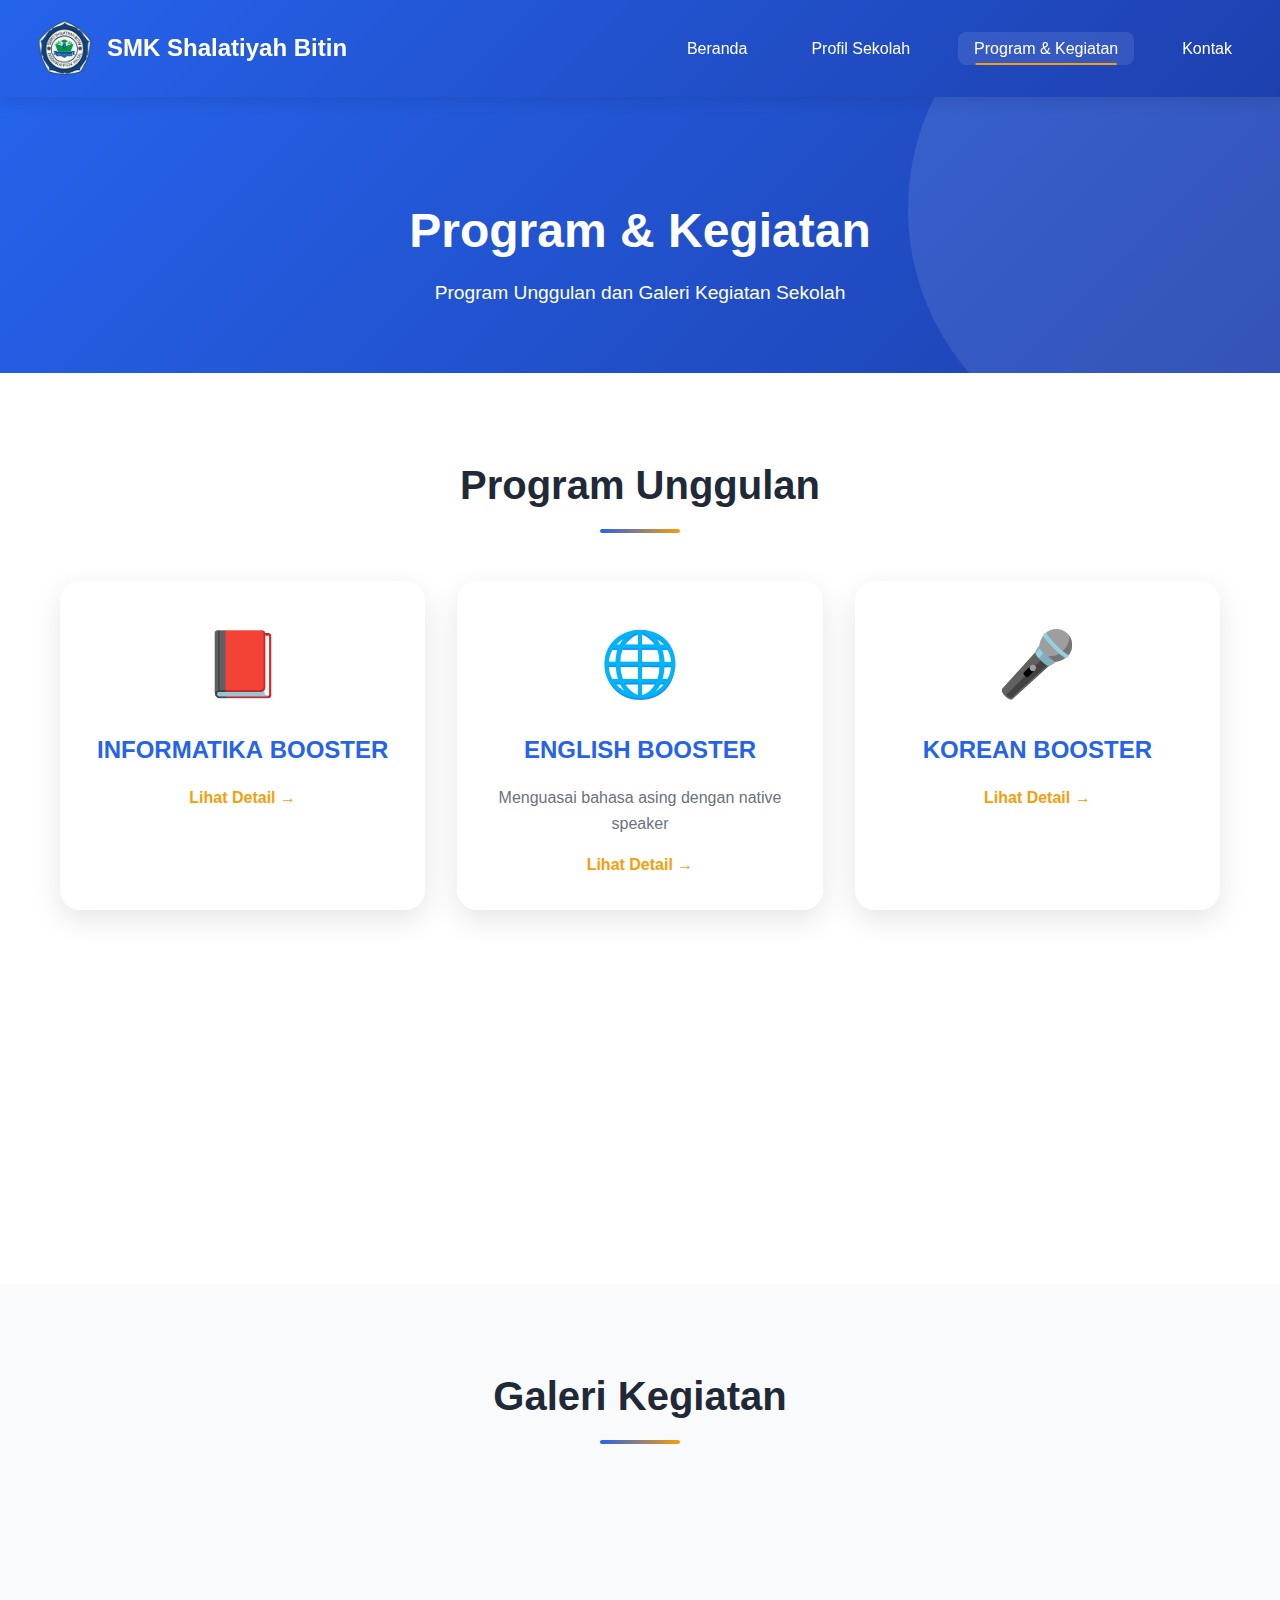
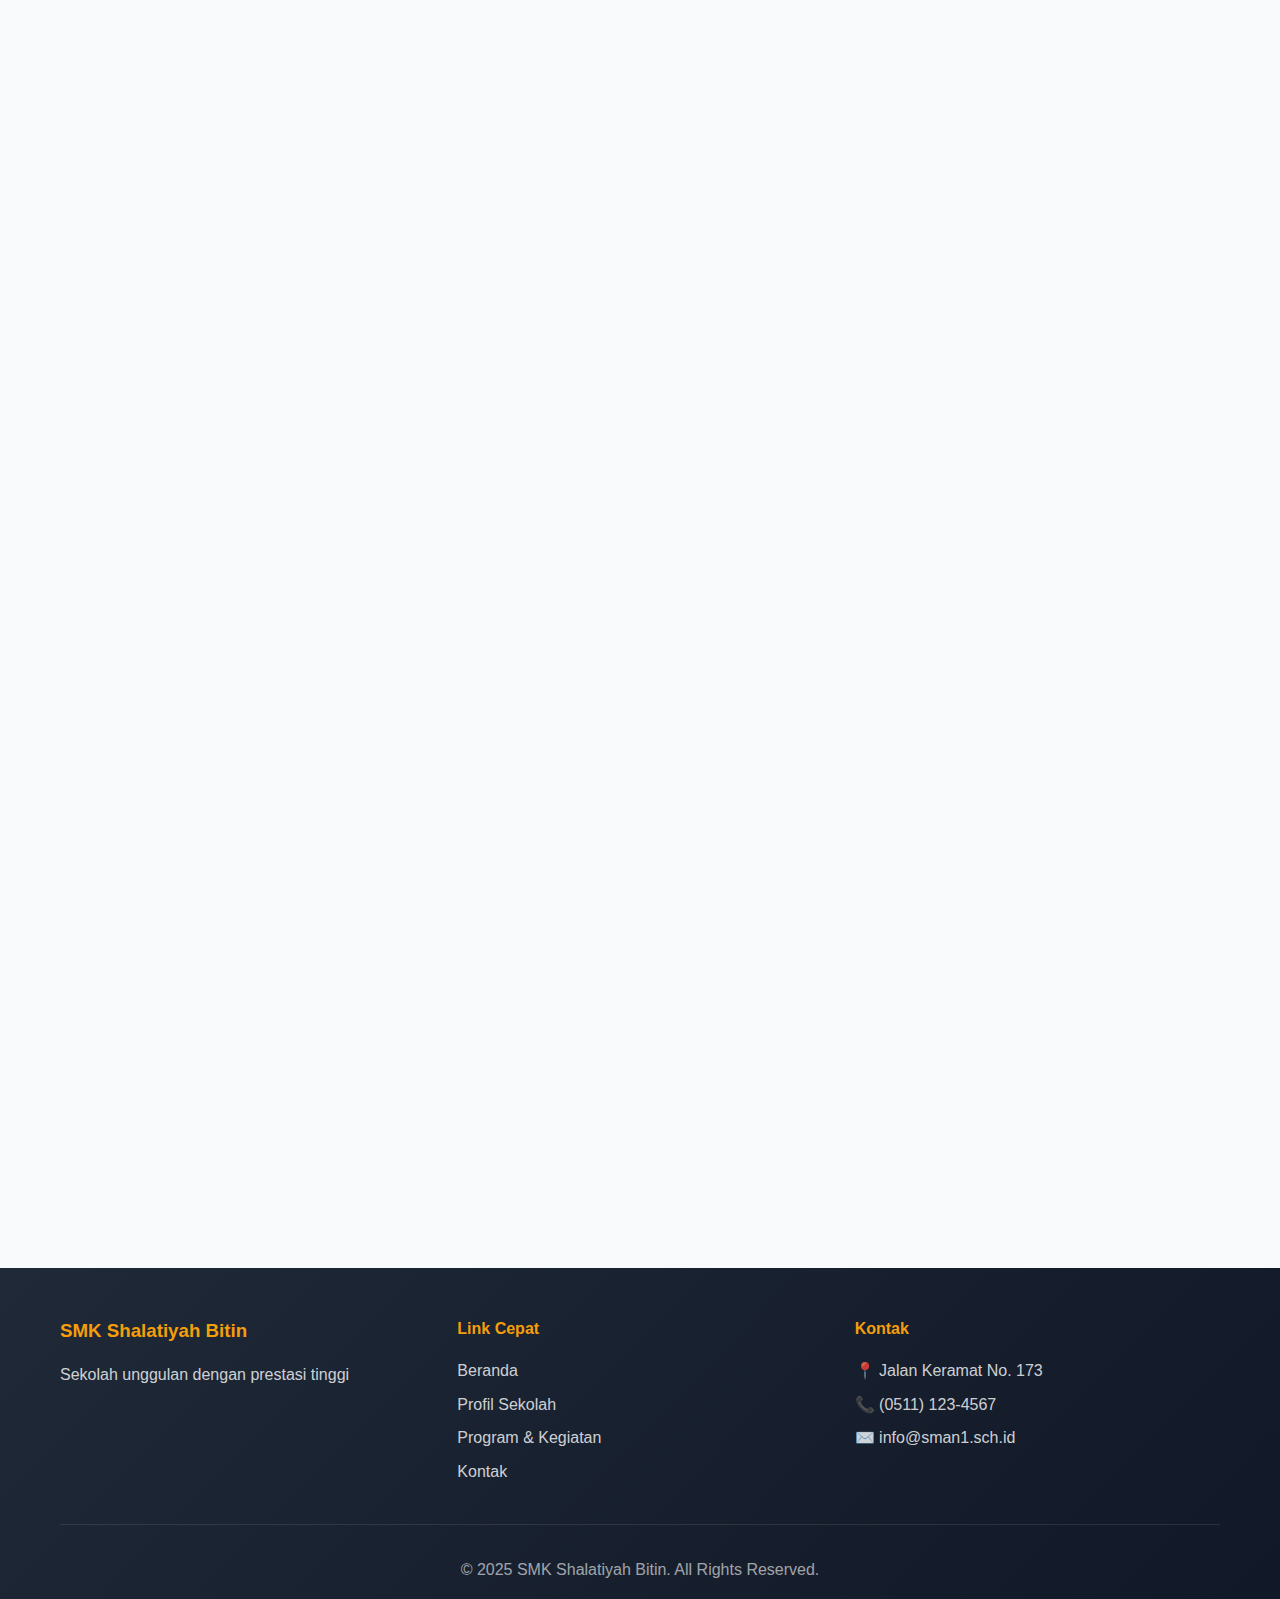
<file: program.html>
<!DOCTYPE html>
<html lang="id">

<head>
    <meta charset="UTF-8">
    <meta name="viewport" content="width=device-width, initial-scale=1.0">
    <title>SMK Syalatiyah Bitin - Program & Kegiatan</title>
    <link rel="stylesheet" href="style.css">
</head>

<body>
    <!-- Navbar -->
    <nav class="navbar">
        <div class="nav-container">
            <div class="logo">
                <img src="logo.png" alt="Logo Sekolah" class="logo-img">
                <h2>SMK Shalatiyah Bitin</h2>
            </div>
            <ul class="nav-menu">
                <li><a href="index.html">Beranda</a></li>
                <li><a href="profil.html">Profil Sekolah</a></li>
                <li><a href="program.html" class="active">Program & Kegiatan</a></li>
                <li><a href="kontak.html">Kontak</a></li>
            </ul>
            <div class="hamburger">
                <span></span>
                <span></span>
                <span></span>
            </div>
        </div>
    </nav>

    <!-- Page Header -->
    <section class="page-header">
        <h1>Program & Kegiatan</h1>
        <p>Program Unggulan dan Galeri Kegiatan Sekolah</p>
    </section>

    <!-- Program Unggulan -->
    <section class="section">
        <div class="container">
            <h2 class="section-title">Program Unggulan</h2>
            <div class="program-grid">
                <!-- Program 1 -->
                <div class="program-card" onclick="toggleProgram('program1')">
                    <div class="program-icon">📕</div>
                    <h3>INFORΜΑΤΙΚΑ BOOSTER</h3>
                    <p></p>
                    <span class="expand-btn">Lihat Detail →</span>
                </div>

                <!-- Program 2 -->
                <div class="program-card" onclick="toggleProgram('program2')">
                    <div class="program-icon">🌐</div>
                    <h3>ENGLISH BOOSTER</h3>
                    <p>Menguasai bahasa asing dengan native speaker</p>
                    <span class="expand-btn">Lihat Detail →</span>
                </div>

                <!-- Program 3 -->
                <div class="program-card" onclick="toggleProgram('program3')">
                    <div class="program-icon">🎤</div>
                    <h3>KOREAN BOOSTER</h3>
                    <p></p>
                    <span class="expand-btn">Lihat Detail →</span>
                </div>

                <!-- Program 4 -->
                <div class="program-card" onclick="toggleProgram('program4')">
                    <div class="program-icon">💻</div>
                    <h3>CODING BOOSTER</h3>
                    <p></p>
                    <span class="expand-btn">Lihat Detail →</span>
                </div>

                <!-- Program 5 -->
                <div class="program-card" onclick="toggleProgram('program5')">
                    <div class="program-icon">📚</div>
                    <h3>UTBK BOOSTER</h3>
                    <p></p>
                    <span class="expand-btn">Lihat Detail →</span>
                </div>

                <!-- Program 6 -->
                <div class="program-card" onclick="toggleProgram('program6')">
                    <div class="program-icon">👨‍🔧</div>
                    <h3>JOB BOOSTER</h3>
                    <p></p>
                    <span class="expand-btn">Lihat Detail →</span>
                </div>
            </div>
        </div>
    </section>

    <!-- Modal Program 1 -->
    <div id="modal-program1" class="modal">
        <div class="modal-content">
            <span class="close" onclick="closeModalProgram('program1')">&times;</span>
            <h3>📕 INFORΜΑΤΙΚΑ BOOSTER</h3>
            <div class="program-detail">
                <h4>Deskripsi Program</h4>
                <p>Informatika dan Kemampuan Umum merupakan bidang yang mencakup pemahaman dasar tentang dunia digital,
                    termasuk Berpikir Komputasional untuk memecahkan masalah secara logis, Teknologi Informasi dan
                    Komunikasi yang membahas penggunaan teknologi dalam mengelola informasi, Sistem Komputer yang
                    mempelajari komponen serta cara kerja komputer, dan Analisis Data yang berfokus pada pengolahan
                    serta penafsiran data guna mendukung pengambilan keputusan yang tepat.</p>


                </ul>
            </div>
        </div>
    </div>

    <!-- Modal Program 2 -->
    <div id="modal-program2" class="modal">
        <div class="modal-content">
            <span class="close" onclick="closeModalProgram('program2')">&times;</span>
            <h3>🌐 Kelas Bahasa Internasional</h3>
            <div class="program-detail">
                <h4>Deskripsi Program</h4>
                <p>Basic English Fundamentals membahas dasar-dasar bahasa Inggris yang menjadi pondasi untuk memahami
                    dan menggunakan bahasa secara benar. Materi ini dilanjutkan dengan Professional English, yang
                    berfokus pada penggunaan bahasa Inggris dalam konteks profesional atau dunia kerja. Selain itu,
                    terdapat Fundamentals of English Used in CV and Job Interview, yang membantu siswa mempelajari cara
                    menggunakan bahasa Inggris secara tepat dalam pembuatan CV serta saat wawancara kerja. Setiap topik
                    juga dilengkapi dengan Grammar Exercises Following the Topic of Each Unit for Grade 12–7, yaitu
                    latihan tata bahasa yang disesuaikan dengan topik di setiap unit agar siswa dapat memperkuat
                    pemahaman dan penerapan bahasa Inggris secara praktis dan efektif.</p>

            </div>
        </div>
    </div>

    <!-- Modal Program 3 -->
    <div id="modal-program3" class="modal">
        <div class="modal-content">
            <span class="close" onclick="closeModalProgram('program3')">&times;</span>
            <h3>🎤 KOREAN BOOSTER</h3>
            <div class="program-detail">
                <h4>Deskripsi Program</h4>
                <p>Korean Booster merupakan program pembelajaran bahasa Korea yang membantu siswa memahami dasar-dasar
                    penulisan dan pelafalan dalam bahasa Korea. Pembelajaran dimulai dari Hangeul Class, yaitu
                    pengenalan terhadap huruf-huruf Korea. Kemudian dilanjutkan dengan materi Vokal Dasar dan Konsonan
                    Dasar untuk memahami bunyi dan bentuk huruf utama dalam Hangeul. Setelah itu, siswa mempelajari
                    Vokal Ganda dan Konsonan Ganda yang merupakan kombinasi huruf dengan pelafalan khusus. Terakhir,
                    terdapat Konsonan Akhir (Batchim) yang menjelaskan aturan penggunaan huruf konsonan di akhir suku
                    kata. Melalui materi-materi ini, siswa dapat membaca, menulis, dan mengucapkan kata-kata dalam
                    bahasa Korea dengan benar.</p>

            </div>
        </div>
    </div>

    <!-- Modal Program 4 -->
    <div id="modal-program4" class="modal">
        <div class="modal-content">
            <span class="close" onclick="closeModalProgram('program4')">&times;</span>
            <h3>💻 CODING BOOSTER</h3>
            <div class="program-detail">
                <h4>Deskripsi Program</h4>
                <p>Coding Booster merupakan program pembelajaran yang bertujuan untuk memperkaya keterampilan siswa
                    dalam menghadapi perkembangan era digital. Program ini mencakup berbagai bidang penting dalam dunia
                    teknologi, seperti UI/UX Design and Development yang berfokus pada perancangan tampilan dan
                    pengalaman pengguna, Mobile Application Development yang mengajarkan pembuatan aplikasi untuk
                    perangkat mobile, serta 3D Game Animation SMK yang melatih siswa membuat animasi dan game
                    interaktif. Selain itu, terdapat pembelajaran Scratch, platform pemrograman visual yang mudah
                    digunakan untuk memahami logika coding dasar, dan Roblox, yang digunakan untuk melatih kreativitas
                    dalam membuat serta mengembangkan game interaktif. Melalui Coding Booster, siswa diharapkan mampu
                    beradaptasi dan berinovasi di dunia digital secara kreatif dan kompetitif.</p>

            </div>
        </div>
    </div>

    <!-- Modal Program 5 -->
    <div id="modal-program5" class="modal">
        <div class="modal-content">
            <span class="close" onclick="closeModalProgram('program5')">&times;</span>
            <h3>📚 UTBK BOOSTER</h3>
            <div class="program-detail">
                <h4>Deskripsi Program</h4>
                <p>UTBK Booster adalah program pembelajaran yang dirancang untuk mempersiapkan siswa menghadapi Ujian
                    Tulis Berbasis Komputer (UTBK) dengan lebih optimal. Program ini mencakup berbagai materi utama,
                    seperti Tes Potensi Skolastik (TPS) yang melatih Kemampuan Penalaran Umum, Kemampuan Kuantitatif,
                    Pengetahuan dan Pemahaman Umum, serta Kemampuan Memahami dan Menulis. Selain itu, terdapat bagian
                    Literasi dalam Bahasa yang mencakup Literasi Bahasa Indonesia dan Literasi Bahasa Inggris, untuk
                    meningkatkan kemampuan membaca, memahami, dan menganalisis teks. Program ini juga meliputi Tes
                    Penalaran Matematika, yang membantu siswa mengasah logika serta kemampuan berpikir analitis dalam
                    menyelesaikan soal-soal numerik. Melalui UTBK Booster, siswa diharapkan mampu menghadapi ujian
                    dengan percaya diri dan memperoleh hasil terbaik.
                    .</p>

            </div>
        </div>
    </div>

    <!-- Modal Program 6 -->
    <div id="modal-program6" class="modal">
        <div class="modal-content">
            <span class="close" onclick="closeModalProgram('program6')">&times;</span>
            <h3>👨‍🔧 JOB BOOSTER</h3>
            <div class="program-detail">
                <h4>Deskripsi Program</h4>
                <p>Job Booster adalah program layanan yang dirancang untuk mempersiapkan siswa menghadapi dunia kerja
                    secara profesional. Program ini mencakup berbagai pelatihan penting seperti Korean Work Ethic, yang
                    menanamkan etos kerja dan disiplin ala budaya kerja Korea, CV Consulting untuk membantu siswa
                    menyusun curriculum vitae yang menarik dan efektif, serta Interview Preparation yang melatih
                    kemampuan menghadapi wawancara kerja dengan percaya diri. Selain itu, terdapat Portfolio Consulting
                    untuk membimbing siswa dalam menyusun portofolio profesional, Time Management agar mampu mengatur
                    waktu secara efisien, Public Speaking guna meningkatkan kemampuan berbicara di depan umum, dan
                    Personal Branding untuk membangun citra diri yang positif dan meyakinkan. Melalui Job Booster, siswa
                    diharapkan siap bersaing di dunia kerja dengan keterampilan, kepercayaan diri, dan profesionalisme
                    yang kuat..</p>

            </div>
        </div>
    </div>

    <!-- Galeri -->
    <section class="section bg-light">
        <div class="container">
            <h2 class="section-title">Galeri Kegiatan</h2>
            <div class="gallery-grid">
                <div class="gallery-item">
                    <div class="gallery-img"><img src="keg/k12.jpg" width="400px" height="400px"></div>
                    <div class="gallery-overlay">
                        
                        
                    </div>
                </div>
                <div class="gallery-item">
                    <div class="gallery-img"><img src="keg/k11.jpg" width="400px" height="400px"></div>
                    <div class="gallery-overlay">
                        
                        
                    </div>
                </div>
                <div class="gallery-item">
                    <div class="gallery-img"><img src="keg/k10.jpg" width="400px" height="400px"></div>
                    <div class="gallery-overlay">
                        
                    </div>
                </div>
                <div class="gallery-item">
                    <div class="gallery-img"><img src="keg/k9.jpg" width="400px" height="400px"></div>
                    <div class="gallery-overlay">
                        
                    </div>
                </div>
                <div class="gallery-item">
                    <div class="gallery-img"><img src="keg/k8.jpg" width="400px" height="400px"></div>
                    <div class="gallery-overlay">
                        
                    </div>
                </div>
                <div class="gallery-item">
                    <div class="gallery-img"><img src="keg/k7.jpg" width="400px" height="400px"></div>
                    <div class="gallery-overlay">
                        
                    </div>
                </div>
                <div class="gallery-item">
                    <div class="gallery-img"><img src="keg/k6.jpg" width="400px" height="400px"></div>
                    <div class="gallery-overlay">
                        
                    </div>
                </div>
                <div class="gallery-item">
                    <div class="gallery-img"><img src="keg/k5.jpg" width="400px" height="400px"></div>
                    <div class="gallery-overlay">
                       
                    </div>
                </div>
                <div class="gallery-item">
                    <div class="gallery-img"><img src="keg/k4.jpg" width="400px" height="400px"></div>
                    <div class="gallery-overlay">
                        
                    </div>
                </div>
                <div class="gallery-item">
                    <div class="gallery-img"><img src="keg/k3.jpg" width="400px" height="400px"></div>
                    <div class="gallery-overlay">
                        
                    </div>
                </div>
                <div class="gallery-item">
                    <div class="gallery-img"><img src="keg/k2.jpg" width="400px" height="400px"></div>
                    <div class="gallery-overlay">
                        
                    </div>
                </div>
                <div class="gallery-item">
                    <div class="gallery-img"><img src="keg/k1.jpg" width="400px" height="400px"></div>
                    <div class="gallery-overlay">
                        
                    </div>
                </div>
            </div>
        </div>
    </section>

    <!-- Footer -->
    <footer class="footer">
        <div class="container">
            <div class="footer-content">
                <div class="footer-section">
                    <h3>SMK Shalatiyah Bitin</h3>
                    <p>Sekolah unggulan dengan prestasi tinggi</p>
                </div>
                <div class="footer-section">
                    <h4>Link Cepat</h4>
                    <ul>
                        <li><a href="index.html">Beranda</a></li>
                        <li><a href="profil.html">Profil Sekolah</a></li>
                        <li><a href="program.html">Program & Kegiatan</a></li>
                        <li><a href="kontak.html">Kontak</a></li>
                    </ul>
                </div>
                <div class="footer-section">
                    <h4>Kontak</h4>
                    <p>📍 Jalan Keramat No. 173</p>
                    <p>📞 (0511) 123-4567</p>
                    <p>✉️ info@sman1.sch.id</p>
                </div>
            </div>
            <div class="footer-bottom">
                <p>&copy; 2025 SMK Shalatiyah Bitin. All Rights Reserved.</p>
            </div>
        </div>
    </footer>

    <script src="script.js"></script>
</body>

</html>
</file>
<file: style.css>
/* Reset & Base Styles */
* {
    margin: 0;
    padding: 0;
    box-sizing: border-box;
}

:root {
    --primary-color: #2563eb;
    --secondary-color: #1e40af;
    --accent-color: #f59e0b;
    --text-dark: #1f2937;
    --text-light: #6b7280;
    --bg-light: #f9fafb;
    --white: #ffffff;
    --shadow: 0 10px 30px rgba(0, 0, 0, 0.1);
    --shadow-hover: 0 15px 40px rgba(0, 0, 0, 0.15);
}

body {
    font-family: 'Segoe UI', Tahoma, Geneva, Verdana, sans-serif;
    line-height: 1.6;
    color: var(--text-dark);
    overflow-x: hidden;
}

.container {
    max-width: 1200px;
    margin: 0 auto;
    padding: 0 20px;
}

/* Navbar Styles */
.navbar {
    background: linear-gradient(135deg, var(--primary-color), var(--secondary-color));
    position: sticky;
    top: 0;
    z-index: 1000;
    box-shadow: 0 4px 15px rgba(0, 0, 0, 0.1);
    animation: slideDown 0.5s ease-out;
}

@keyframes slideDown {
    from {
        transform: translateY(-100%);
        opacity: 0;
    }
    to {
        transform: translateY(0);
        opacity: 1;
    }
}

.nav-container {
    display: flex;
    justify-content: space-between;
    align-items: center;
    padding: 1rem 2rem;
    max-width: 1400px;
    margin: 0 auto;
}

.logo h2 {
    color: var(--white);
    font-size: 1.5rem;
    font-weight: 700;
}

.nav-menu {
    display: flex;
    list-style: none;
    gap: 2rem;
}

.nav-menu a {
    color: var(--white);
    text-decoration: none;
    font-weight: 500;
    padding: 0.5rem 1rem;
    border-radius: 8px;
    transition: all 0.3s ease;
    position: relative;
}

.nav-menu a::after {
    content: '';
    position: absolute;
    bottom: 0;
    left: 50%;
    width: 0;
    height: 2px;
    background: var(--accent-color);
    transition: all 0.3s ease;
    transform: translateX(-50%);
}

.nav-menu a:hover::after,
.nav-menu a.active::after {
    width: 80%;
}

.nav-menu a:hover,
.nav-menu a.active {
    background: rgba(255, 255, 255, 0.1);
}

.hamburger {
    display: none;
    flex-direction: column;
    cursor: pointer;
    gap: 5px;
}

.hamburger span {
    width: 25px;
    height: 3px;
    background: var(--white);
    border-radius: 3px;
    transition: all 0.3s ease;
}

/* Hero Section */
.hero {
    height: 600px;
    background: linear-gradient(135deg, #667eea 0%, #764ba2 100%);
    position: relative;
    display: flex;
    align-items: center;
    justify-content: center;
    text-align: center;
    overflow: hidden;
}

.hero::before {
    content: '';
    position: absolute;
    top: 0;
    left: 0;
    right: 0;
    bottom: 0;
    background: url('data:image/svg+xml,<svg width="100" height="100" xmlns="http://www.w3.org/2000/svg"><rect width="100" height="100" fill="none"/><circle cx="50" cy="50" r="2" fill="white" opacity="0.1"/></svg>');
    animation: movePattern 20s linear infinite;
}

@keyframes movePattern {
    0% {
        transform: translate(0, 0);
    }
    100% {
        transform: translate(100px, 100px);
    }
}

.hero-overlay {
    position: absolute;
    top: 0;
    left: 0;
    right: 0;
    bottom: 0;
    background: rgba(0, 0, 0, 0.3);
}

.hero-content {
    position: relative;
    z-index: 1;
    color: var(--white);
}

.hero-content h1 {
    font-size: 3.5rem;
    margin-bottom: 1rem;
    font-weight: 800;
}

.hero-content p {
    font-size: 1.3rem;
    margin-bottom: 2rem;
}

.btn {
    display: inline-block;
    padding: 1rem 2.5rem;
    background: var(--accent-color);
    color: var(--white);
    text-decoration: none;
    border-radius: 50px;
    font-weight: 600;
    transition: all 0.3s ease;
    box-shadow: 0 5px 20px rgba(245, 158, 11, 0.4);
}

.btn:hover {
    transform: translateY(-3px);
    box-shadow: 0 8px 25px rgba(245, 158, 11, 0.6);
}

/* Animations */
.fade-in {
    animation: fadeIn 1s ease-out;
}

.fade-in.delay-1 {
    animation-delay: 0.3s;
    opacity: 0;
    animation-fill-mode: forwards;
}

.fade-in.delay-2 {
    animation-delay: 0.6s;
    opacity: 0;
    animation-fill-mode: forwards;
}

@keyframes fadeIn {
    from {
        opacity: 0;
        transform: translateY(30px);
    }
    to {
        opacity: 1;
        transform: translateY(0);
    }
}

.slide-in-left {
    animation: slideInLeft 0.8s ease-out;
}

.slide-in-right {
    animation: slideInRight 0.8s ease-out;
}

.slide-in-up {
    animation: slideInUp 0.8s ease-out;
}

@keyframes slideInLeft {
    from {
        opacity: 0;
        transform: translateX(-100px);
    }
    to {
        opacity: 1;
        transform: translateX(0);
    }
}

@keyframes slideInRight {
    from {
        opacity: 0;
        transform: translateX(100px);
    }
    to {
        opacity: 1;
        transform: translateX(0);
    }
}

@keyframes slideInUp {
    from {
        opacity: 0;
        transform: translateY(100px);
    }
    to {
        opacity: 1;
        transform: translateY(0);
    }
}

/* Section Styles */
.section {
    padding: 80px 0;
}

.bg-light {
    background: var(--bg-light);
}

.section-title {
    text-align: center;
    font-size: 2.5rem;
    margin-bottom: 3rem;
    color: var(--text-dark);
    position: relative;
    padding-bottom: 1rem;
}

.section-title::after {
    content: '';
    position: absolute;
    bottom: 0;
    left: 50%;
    transform: translateX(-50%);
    width: 80px;
    height: 4px;
    background: linear-gradient(90deg, var(--primary-color), var(--accent-color));
    border-radius: 2px;
}

/* About Cards */
.about-grid {
    display: grid;
    grid-template-columns: repeat(auto-fit, minmax(300px, 1fr));
    gap: 2rem;
}

.about-card {
    background: var(--white);
    padding: 2.5rem;
    border-radius: 20px;
    text-align: center;
    box-shadow: var(--shadow);
    transition: all 0.4s ease;
}

.about-card:hover {
    transform: translateY(-10px);
    box-shadow: var(--shadow-hover);
}

.about-card .icon {
    font-size: 4rem;
    margin-bottom: 1rem;
}

.about-card h3 {
    font-size: 1.5rem;
    margin-bottom: 1rem;
    color: var(--primary-color);
}

/* Timeline */
.timeline {
    position: relative;
    max-width: 800px;
    margin: 0 auto;
}

.timeline::before {
    content: '';
    position: absolute;
    left: 50%;
    transform: translateX(-50%);
    width: 4px;
    height: 100%;
    background: linear-gradient(180deg, var(--primary-color), var(--accent-color));
}

.timeline-item {
    margin-bottom: 3rem;
    position: relative;
}

.timeline-dot {
    position: absolute;
    left: 50%;
    transform: translateX(-50%);
    width: 20px;
    height: 20px;
    background: var(--accent-color);
    border-radius: 50%;
    border: 4px solid var(--white);
    box-shadow: 0 0 0 4px var(--primary-color);
    z-index: 1;
}

.timeline-content {
    background: var(--white);
    padding: 2rem;
    border-radius: 15px;
    box-shadow: var(--shadow);
    width: 45%;
    position: relative;
    animation: fadeIn 0.6s ease-out;
}

.timeline-item:nth-child(odd) .timeline-content {
    margin-left: auto;
}

.timeline-content h3 {
    color: var(--primary-color);
    margin-bottom: 0.5rem;
    font-size: 1.5rem;
}

/* Visi Misi */
.visi-misi-grid {
    display: grid;
    grid-template-columns: repeat(auto-fit, minmax(400px, 1fr));
    gap: 2rem;
}

.visi-card,
.misi-card {
    background: var(--white);
    padding: 2.5rem;
    border-radius: 20px;
    box-shadow: var(--shadow);
    transition: all 0.4s ease;
}

.visi-card:hover,
.misi-card:hover {
    transform: translateY(-5px);
    box-shadow: var(--shadow-hover);
}

.visi-card h3,
.misi-card h3 {
    color: var(--primary-color);
    font-size: 1.8rem;
    margin-bottom: 1rem;
}

.misi-card ul {
    list-style: none;
    padding-left: 0;
}

.misi-card li {
    padding: 0.8rem 0;
    padding-left: 2rem;
    position: relative;
}

.misi-card li::before {
    content: '✓';
    position: absolute;
    left: 0;
    color: var(--accent-color);
    font-weight: bold;
    font-size: 1.2rem;
}

/* Page Header */
.page-header {
    background: linear-gradient(135deg, var(--primary-color), var(--secondary-color));
    color: var(--white);
    text-align: center;
    padding: 6rem 2rem 4rem;
    position: relative;
    overflow: hidden;
}

.page-header::before {
    content: '';
    position: absolute;
    top: -50%;
    right: -10%;
    width: 500px;
    height: 500px;
    background: rgba(255, 255, 255, 0.1);
    border-radius: 50%;
}

.page-header h1 {
    font-size: 3rem;
    margin-bottom: 0.5rem;
    position: relative;
    z-index: 1;
}

.page-header p {
    font-size: 1.2rem;
    position: relative;
    z-index: 1;
}

/* Struktur Organisasi */
.org-structure {
    display: flex;
    flex-direction: column;
    gap: 2rem;
}

.org-level {
    display: flex;
    justify-content: center;
    flex-wrap: wrap;
    gap: 1.5rem;
}

.org-card {
    background: var(--white);
    padding: 1.5rem;
    border-radius: 15px;
    box-shadow: var(--shadow);
    text-align: center;
    transition: all 0.3s ease;
    animation: fadeIn 0.5s ease-out;
    width: 220px;
}

.org-card.kepala {
    background: linear-gradient(135deg, var(--primary-color), var(--secondary-color));
    color: var(--white);
    width: 280px;
}

.org-card.small {
    width: 180px;
    padding: 1rem;
}

.org-card:hover {
    transform: translateY(-5px) scale(1.05);
    box-shadow: var(--shadow-hover);
}

.org-photo {
    font-size: 3rem;
    margin-bottom: 0.5rem;
}

.org-card h4 {
    font-size: 1rem;
    margin-bottom: 0.3rem;
}

.org-card p {
    font-size: 0.9rem;
    color: var(--text-light);
}

.org-card.kepala p {
    color: rgba(255, 255, 255, 0.9);
}

/* Data Grid */
.data-grid {
    display: grid;
    grid-template-columns: repeat(auto-fit, minmax(250px, 1fr));
    gap: 2rem;
    margin-top: 2rem;
}

.data-card {
    background: var(--white);
    padding: 2.5rem;
    border-radius: 20px;
    text-align: center;
    box-shadow: var(--shadow);
    cursor: pointer;
    transition: all 0.4s ease;
    position: relative;
    overflow: hidden;
}

.data-card::before {
    content: '';
    position: absolute;
    top: 0;
    left: -100%;
    width: 100%;
    height: 100%;
    background: linear-gradient(90deg, transparent, rgba(37, 99, 235, 0.1), transparent);
    transition: all 0.6s ease;
}

.data-card:hover::before {
    left: 100%;
}

.data-card:hover {
    transform: translateY(-10px);
    box-shadow: var(--shadow-hover);
}

.data-icon {
    font-size: 4rem;
    margin-bottom: 1rem;
}

.data-card h3 {
    font-size: 3rem;
    color: var(--primary-color);
    margin-bottom: 0.5rem;
}

.data-card p {
    font-size: 1.2rem;
    color: var(--text-dark);
    margin-bottom: 0.5rem;
}

.click-info {
    font-size: 0.9rem;
    color: var(--text-light);
    font-style: italic;
}

/* Modal */
.modal {
    display: none;
    position: fixed;
    top: 0;
    left: 0;
    width: 100%;
    height: 100%;
    background: rgba(0, 0, 0, 0.7);
    z-index: 2000;
    animation: fadeIn 0.3s ease-out;
}

.modal.show {
    display: flex;
    align-items: center;
    justify-content: center;
}

.modal-content {
    background: var(--white);
    padding: 2.5rem;
    border-radius: 20px;
    max-width: 600px;
    width: 90%;
    max-height: 80vh;
    overflow-y: auto;
    position: relative;
    animation: slideInUp 0.4s ease-out;
    box-shadow: 0 20px 60px rgba(0, 0, 0, 0.3);
}

.modal-content h3 {
    color: var(--primary-color);
    margin-bottom: 1.5rem;
    font-size: 2rem;
}

.close {
    position: absolute;
    top: 1rem;
    right: 1.5rem;
    font-size: 2rem;
    cursor: pointer;
    color: var(--text-light);
    transition: all 0.3s ease;
}

.close:hover {
    color: var(--primary-color);
    transform: rotate(90deg);
}

.list-content {
    margin-top: 1rem;
}

.name-list {
    list-style: none;
    padding: 0;
}

.name-list li {
    padding: 0.8rem 1rem;
    margin-bottom: 0.5rem;
    background: var(--bg-light);
    border-radius: 8px;
    border-left: 4px solid var(--primary-color);
    transition: all 0.3s ease;
}

.name-list li:hover {
    transform: translateX(5px);
    background: #e0e7ff;
}

/* Gender Buttons */
.gender-buttons {
    display: flex;
    gap: 1rem;
    margin-bottom: 2rem;
}

.gender-btn {
    flex: 1;
    padding: 1rem;
    border: 2px solid var(--primary-color);
    background: var(--white);
    color: var(--primary-color);
    border-radius: 10px;
    cursor: pointer;
    font-size: 1rem;
    font-weight: 600;
    transition: all 0.3s ease;
}

.gender-btn:hover,
.gender-btn.active {
    background: var(--primary-color);
    color: var(--white);
}

.gender-data {
    animation: fadeIn 0.5s ease-out;
}

.total-display {
    text-align: center;
    margin-bottom: 2rem;
    padding: 2rem;
    background: linear-gradient(135deg, var(--primary-color), var(--secondary-color));
    color: var(--white);
    border-radius: 15px;
}

.total-display h2 {
    font-size: 4rem;
    margin-bottom: 0.5rem;
}

.detail-grid {
    display: grid;
    grid-template-columns: repeat(3, 1fr);
    gap: 1rem;
}

.detail-item {
    background: var(--bg-light);
    padding: 1.5rem;
    border-radius: 10px;
    text-align: center;
}

.detail-item h4 {
    color: var(--primary-color);
    margin-bottom: 0.5rem;
}

/* Program Grid */
.program-grid {
    display: grid;
    grid-template-columns: repeat(auto-fit, minmax(300px, 1fr));
    gap: 2rem;
}

.program-card {
    background: var(--white);
    padding: 2rem;
    border-radius: 20px;
    box-shadow: var(--shadow);
    cursor: pointer;
    transition: all 0.4s ease;
    text-align: center;
}

.program-card:hover {
    transform: translateY(-10px) rotate(1deg);
    box-shadow: var(--shadow-hover);
}

.program-icon {
    font-size: 4rem;
    margin-bottom: 1rem;
}

.program-card h3 {
    color: var(--primary-color);
    margin-bottom: 1rem;
    font-size: 1.5rem;
}

.program-card p {
    color: var(--text-light);
    margin-bottom: 1rem;
}

.expand-btn {
    color: var(--accent-color);
    font-weight: 600;
}

.program-detail h4 {
    color: var(--primary-color);
    margin-top: 1.5rem;
    margin-bottom: 0.5rem;
}

.program-detail ul {
    list-style: none;
    padding-left: 0;
}

.program-detail li {
    padding: 0.5rem 0 0.5rem 1.5rem;
    position: relative;
}

.program-detail li::before {
    content: '•';
    position: absolute;
    left: 0;
    color: var(--accent-color);
    font-weight: bold;
    font-size: 1.5rem;
}

/* Gallery */
.gallery-grid {
    display: grid;
    grid-template-columns: repeat(auto-fit, minmax(280px, 1fr));
    gap: 2rem;
}

.gallery-item {
    position: relative;
    border-radius: 20px;
    overflow: hidden;
    box-shadow: var(--shadow);
    height: 300px;
    cursor: pointer;
    transition: all 0.4s ease;
}

.gallery-item:hover {
    transform: scale(1.05);
    box-shadow: var(--shadow-hover);
}

.gallery-img {
    width: 100%;
    height: 100%;
    display: flex;
    align-items: center;
    justify-content: center;
    font-size: 6rem;
    background: linear-gradient(135deg, #667eea, #764ba2);
}

.gallery-overlay {
    position: absolute;
    bottom: 0;
    left: 0;
    right: 0;
    background: linear-gradient(transparent, rgba(0, 0, 0, 0.9));
    color: var(--white);
    padding: 2rem 1.5rem 1.5rem;
    transform: translateY(100%);
    transition: all 0.4s ease;
}

.gallery-item:hover .gallery-overlay {
    transform: translateY(0);
}

.gallery-overlay h4 {
    margin-bottom: 0.3rem;
}

.gallery-overlay p {
    font-size: 0.9rem;
    opacity: 0.9;
}

/* Contact */
.contact-grid {
    display: grid;
    grid-template-columns: repeat(auto-fit, minmax(250px, 1fr));
    gap: 2rem;
}

.contact-card {
    background: var(--white);
    padding: 2.5rem;
    border-radius: 20px;
    text-align: center;
    box-shadow: var(--shadow);
    transition: all 0.4s ease;
}

.contact-card:hover {
    transform: translateY(-10px);
    box-shadow: var(--shadow-hover);
}

.contact-icon {
    font-size: 4rem;
    margin-bottom: 1rem;
}

.contact-card h3 {
    color: var(--primary-color);
    margin-bottom: 1rem;
    font-size: 1.5rem;
}

.contact-card p {
    margin-bottom: 0.3rem;
    color: var(--text-light);
}

/* Map */
.map-container {
    margin-top: 2rem;
}

.map-placeholder {
    background: var(--white);
    padding: 4rem 2rem;
    border-radius: 20px;
    box-shadow: var(--shadow);
    text-align: center;
}

.map-icon {
    font-size: 5rem;
    margin-bottom: 1rem;
}

.map-placeholder h3 {
    color: var(--primary-color);
    font-size: 2rem;
    margin-bottom: 0.5rem;
}

.map-info {
    color: var(--text-light);
    margin: 1rem 0 2rem;
}

.map-directions {
    background: var(--bg-light);
    padding: 2rem;
    border-radius: 15px;
    margin-top: 2rem;
    text-align: left;
    max-width: 600px;
    margin: 2rem auto 0;
}

.map-directions h4 {
    color: var(--primary-color);
    margin-bottom: 1rem;
}

.map-directions ul {
    list-style: none;
    padding-left: 0;
}

.map-directions li {
    padding: 0.5rem 0;
    padding-left: 1.5rem;
    position: relative;
}

.map-directions li::before {
    content: '→';
    position: absolute;
    left: 0;
    color: var(--accent-color);
}

/* Social Media */
.social-grid {
    display: grid;
    grid-template-columns: repeat(auto-fit, minmax(250px, 1fr));
    gap: 2rem;
}

.social-card {
    background: var(--white);
    padding: 2rem;
    border-radius: 20px;
    box-shadow: var(--shadow);
    text-align: center;
    text-decoration: none;
    color: var(--text-dark);
    transition: all 0.4s ease;
    position: relative;
    overflow: hidden;
}

.social-card::before {
    content: '';
    position: absolute;
    top: 0;
    left: 0;
    width: 100%;
    height: 4px;
    background: linear-gradient(90deg, var(--primary-color), var(--accent-color));
    transform: scaleX(0);
    transition: all 0.3s ease;
}

.social-card:hover::before {
    transform: scaleX(1);
}

.social-card:hover {
    transform: translateY(-10px);
    box-shadow: var(--shadow-hover);
}

.social-icon {
    font-size: 3.5rem;
    margin-bottom: 1rem;
}

.social-card h3 {
    color: var(--primary-color);
    margin-bottom: 0.5rem;
}

.social-card p {
    color: var(--text-light);
    margin-bottom: 0.5rem;
}

.social-followers {
    display: inline-block;
    padding: 0.3rem 1rem;
    background: var(--bg-light);
    border-radius: 20px;
    font-size: 0.9rem;
    color: var(--primary-color);
    margin-top: 0.5rem;
}

/* Contact Form */
.contact-form-container {
    max-width: 800px;
    margin: 0 auto;
}

.contact-form {
    background: var(--white);
    padding: 3rem;
    border-radius: 20px;
    box-shadow: var(--shadow);
}

.form-row {
    display: grid;
    grid-template-columns: repeat(2, 1fr);
    gap: 1.5rem;
    margin-bottom: 1.5rem;
}

.form-group {
    display: flex;
    flex-direction: column;
}

.form-group label {
    margin-bottom: 0.5rem;
    color: var(--text-dark);
    font-weight: 600;
}

.form-group input,
.form-group select,
.form-group textarea {
    padding: 1rem;
    border: 2px solid #e5e7eb;
    border-radius: 10px;
    font-size: 1rem;
    font-family: inherit;
    transition: all 0.3s ease;
}

.form-group input:focus,
.form-group select:focus,
.form-group textarea:focus {
    outline: none;
    border-color: var(--primary-color);
    box-shadow: 0 0 0 3px rgba(37, 99, 235, 0.1);
}

.btn-submit {
    width: 100%;
    padding: 1.2rem;
    background: linear-gradient(135deg, var(--primary-color), var(--secondary-color));
    color: var(--white);
    border: none;
    border-radius: 10px;
    font-size: 1.1rem;
    font-weight: 600;
    cursor: pointer;
    transition: all 0.3s ease;
    margin-top: 1rem;
}

.btn-submit:hover {
    transform: translateY(-3px);
    box-shadow: 0 10px 25px rgba(37, 99, 235, 0.4);
}

/* Footer */
.footer {
    background: linear-gradient(135deg, var(--text-dark), #111827);
    color: var(--white);
    padding: 3rem 0 1rem;
}

.footer-content {
    display: grid;
    grid-template-columns: repeat(auto-fit, minmax(250px, 1fr));
    gap: 2rem;
    margin-bottom: 2rem;
}

.footer-section h3,
.footer-section h4 {
    margin-bottom: 1rem;
    color: var(--accent-color);
}

.footer-section p {
    margin-bottom: 0.5rem;
    color: rgba(255, 255, 255, 0.8);
}

.footer-section ul {
    list-style: none;
    padding: 0;
}

.footer-section ul li {
    margin-bottom: 0.5rem;
}

.footer-section ul li a {
    color: rgba(255, 255, 255, 0.8);
    text-decoration: none;
    transition: all 0.3s ease;
}

.footer-section ul li a:hover {
    color: var(--accent-color);
    padding-left: 5px;
}

.footer-bottom {
    text-align: center;
    padding-top: 2rem;
    border-top: 1px solid rgba(255, 255, 255, 0.1);
    color: rgba(255, 255, 255, 0.6);
}

/* Responsive Design */
@media (max-width: 768px) {
    .hamburger {
        display: flex;
    }

    .nav-menu {
        position: fixed;
        left: -100%;
        top: 70px;
        flex-direction: column;
        background: linear-gradient(135deg, var(--primary-color), var(--secondary-color));
        width: 100%;
        text-align: center;
        transition: 0.3s;
        box-shadow: 0 10px 27px rgba(0, 0, 0, 0.05);
        padding: 2rem 0;
        gap: 0;
    }

    .nav-menu.active {
        left: 0;
    }

    .nav-menu li {
        margin: 0.5rem 0;
    }

    .hero-content h1 {
        font-size: 2rem;
    }

    .hero-content p {
        font-size: 1rem;
    }

    .about-grid,
    .program-grid,
    .gallery-grid,
    .contact-grid,
    .social-grid {
        grid-template-columns: 1fr;
    }

    .timeline::before {
        left: 30px;
    }

    .timeline-dot {
        left: 30px;
    }

    .timeline-content {
        width: calc(100% - 80px);
        margin-left: 80px !important;
    }

    .visi-misi-grid {
        grid-template-columns: 1fr;
    }

    .org-level {
        flex-direction: column;
        align-items: center;
    }

    .org-card,
    .org-card.kepala,
    .org-card.small {
        width: 100%;
        max-width: 300px;
    }

    .detail-grid {
        grid-template-columns: 1fr;
    }

    .form-row {
        grid-template-columns: 1fr;
    }

    .page-header h1 {
        font-size: 2rem;
    }

    .section-title {
        font-size: 2rem;
    }
}

@media (max-width: 480px) {
    .hero {
        height: 400px;
    }

    .hero-content h1 {
        font-size: 1.5rem;
    }

    .hero-content p {
        font-size: 0.9rem;
    }

    .section {
        padding: 50px 0;
    }

    .modal-content {
        padding: 1.5rem;
    }

    .contact-form {
        padding: 2rem;
    }
}

/* Scroll Animation */
.scroll-animate {
    opacity: 0;
    transform: translateY(50px);
    transition: all 0.6s ease-out;
}

.scroll-animate.active {
    opacity: 1;
    transform: translateY(0);
}

/* Loading Animation */
@keyframes pulse {
    0%, 100% {
        opacity: 1;
    }
    50% {
        opacity: 0.5;
    }
}

.loading {
    animation: pulse 2s ease-in-out infinite;
}

/* Smooth Scroll */
html {
    scroll-behavior: smooth;
}

/* Selection Color */
::selection {
    background: var(--primary-color);
    color: var(--white);
}

::-webkit-scrollbar {
    width: 10px;
}

::-webkit-scrollbar-track {
    background: var(--bg-light);
}

::-webkit-scrollbar-thumb {
    background: var(--primary-color);
    border-radius: 5px;
}

::-webkit-scrollbar-thumb:hover {
    background: var(--secondary-color);
}

.logo {
    display: flex;
    align-items: center;
    gap: 10px;
}

.logo-img {
    width: 65px;
    height: 65px;
    object-fit: contain;
    border-radius: 50%;
    padding: 3px;      /* opsional */
}

.org-photo img {
    width: 100px;
    height: 100px;
    object-fit: cover;
    border-radius: 50%;
    border: 3px solid var(--primary-color);
    box-shadow: 0 4px 10px rgba(0,0,0,0.15);
}
</file>
